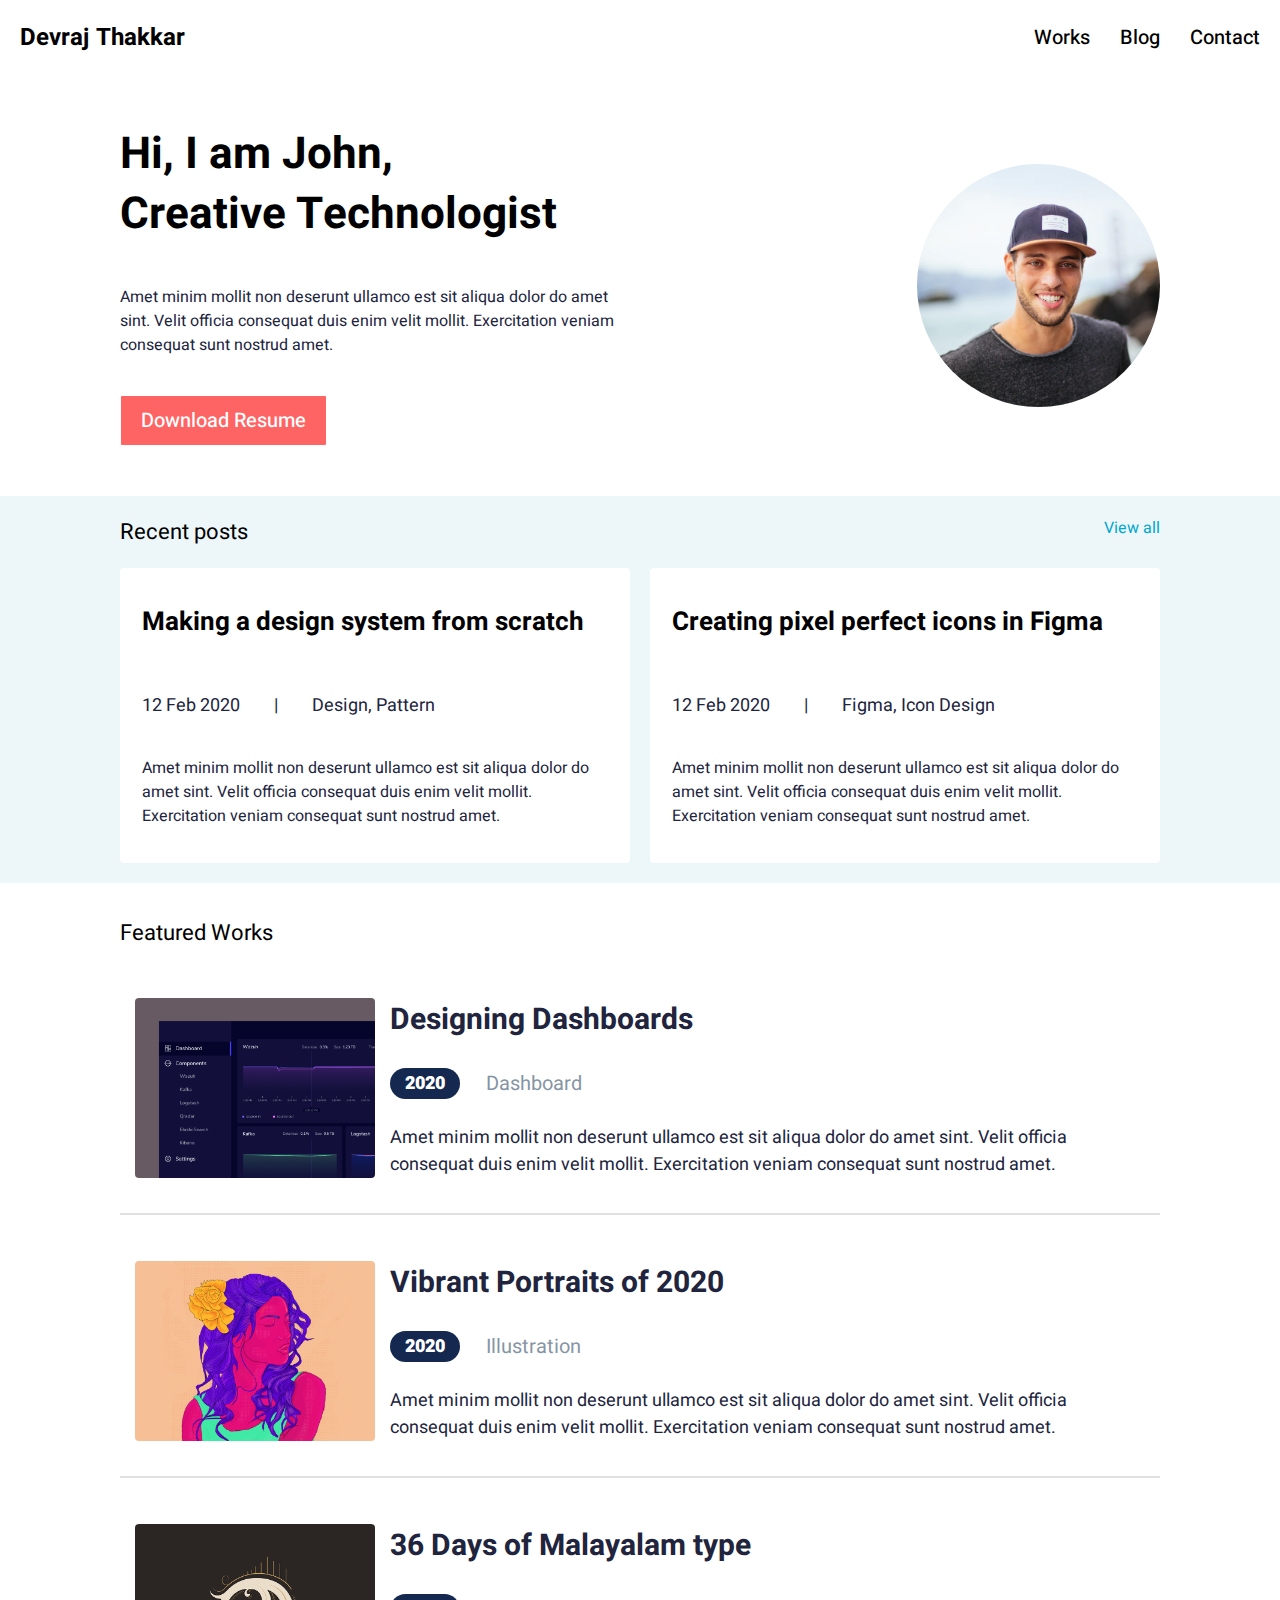
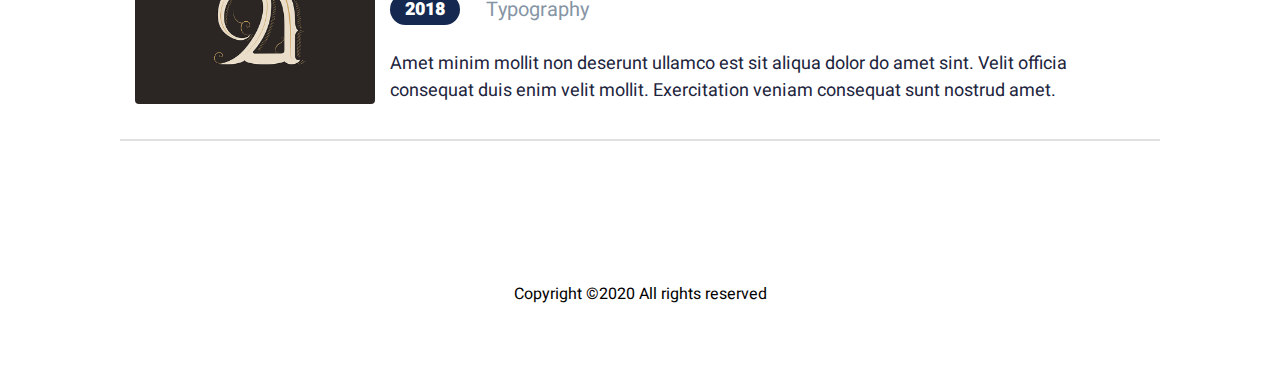
<file: Assignment2/index.html>
<!DOCTYPE html>
<html lang="en">
  <head>
    <meta charset="UTF-8" />
    <meta name="viewport" content="width=device-width, initial-scale=1.0" />
    <link rel="preconnect" href="https://fonts.googleapis.com" />
    <link rel="preconnect" href="https://fonts.gstatic.com" crossorigin />
    <link
      href="https://fonts.googleapis.com/css2?family=Heebo:wght@100..900&display=swap"
      rel="stylesheet"
    />
    <link
      rel="stylesheet"
      href="https://cdnjs.cloudflare.com/ajax/libs/font-awesome/6.5.2/css/all.min.css"
      integrity="sha512-SnH5WK+bZxgPHs44uWIX+LLJAJ9/2PkPKZ5QiAj6Ta86w+fsb2TkcmfRyVX3pBnMFcV7oQPJkl9QevSCWr3W6A=="
      crossorigin="anonymous"
      referrerpolicy="no-referrer"
    />
    <link rel="stylesheet" href="Css/style.css" />
    <title>Assignment 2</title>
  </head>
  <body>
    <header>
      <h2>Devraj Thakkar</h2>
      <nav class="header-nav">
        <ul>
          <li><a href="#">Works</a></li>
          <li><a href="#">Blog</a></li>
          <li><a href="#">Contact</a></li>
        </ul>
      </nav>
    </header>
    <section class="intro-section">
      <div class="container">
        <div class="intro">
          <h1>Hi, I am John, <br />Creative Technologist</h1>
          <p>
            Amet minim mollit non deserunt ullamco est sit aliqua dolor do amet
            sint. Velit officia consequat duis enim velit mollit. Exercitation
            veniam consequat sunt nostrud amet.
          </p>
          <a href="#"> Download Resume</a>
        </div>
        <div class="profile">
          <img src="images/image.png" alt="Profile Picture" />
        </div>
      </div>
    </section>
    <section class="recent-posts">
      <div class="container">
        <ul class="recent-posts-header">
          <li class="recent">Recent posts</li>
          <li><a href="#">View all</a></li>
        </ul>
        <ul>
          <li>
            <div class="card">
              <h3>Making a design system from scratch</h3>
              <span class="post-details">
                <span>12 Feb 2020</span>
                <span class="small-line">|</span>
                <span>Design, Pattern</span>
              </span>
              <p>
                Amet minim mollit non deserunt ullamco est sit aliqua dolor do
                amet sint. Velit officia consequat duis enim velit mollit.
                Exercitation veniam consequat sunt nostrud amet.
              </p>
            </div>
          </li>
          <li>
            <div class="card">
              <h3>Creating pixel perfect icons in Figma</h3>
              <span class="post-details">
                <span>12 Feb 2020</span>
                <span class="small-line">|</span>
                <span>Figma, Icon Design</span>
              </span>
              <p>
                Amet minim mollit non deserunt ullamco est sit aliqua dolor do
                amet sint. Velit officia consequat duis enim velit mollit.
                Exercitation veniam consequat sunt nostrud amet.
              </p>
            </div>
          </li>
        </ul>
      </div>
    </section>
    <section class="works">
      <div class="container">
        <h3>Featured Works</h3>
        <ul>
          <li>
            <div class="work-card">
              <ul class="work-card-details">
                <li>
                  <div class="image">
                    <img src="images/image1.png" alt="image1" />
                  </div>
                </li>
                <li class="work-text">
                  <h4><a href="#">Designing Dashboards</a></h4>
                  <div class="span">
                    <span class="work-date">2020</span>
                    <span class="work-category">Dashboard</span>
                  </div>
                  <p>
                    Amet minim mollit non deserunt ullamco est sit aliqua dolor
                    do amet sint. Velit officia consequat duis enim velit
                    mollit. Exercitation veniam consequat sunt nostrud amet.
                  </p>
                </li>
              </ul>
            </div>
          </li>
          <li>
            <div class="work-card">
              <ul class="work-card-details">
                <li>
                  <div class="image">
                    <img src="images/image2.png" alt="image1" />
                  </div>
                </li>
                <li class="work-text">
                  <h4><a href="#">Vibrant Portraits of 2020</a></h4>
                  <div class="span">
                    <span class="work-date">2020</span>
                    <span class="work-category">Illustration</span>
                  </div>
                  <p>
                    Amet minim mollit non deserunt ullamco est sit aliqua dolor
                    do amet sint. Velit officia consequat duis enim velit
                    mollit. Exercitation veniam consequat sunt nostrud amet.
                  </p>
                </li>
              </ul>
            </div>
          </li>
          <li>
            <div class="work-card">
              <ul class="work-card-details">
                <li>
                  <div class="image">
                    <img src="images/image3.png" alt="image1" />
                  </div>
                </li>
                <li class="work-text">
                  <h4><a href="#">36 Days of Malayalam type</a></h4>
                  <div class="span">
                    <span class="work-date">2018</span>
                    <span class="work-category">Typography</span>
                  </div>
                  <p>
                    Amet minim mollit non deserunt ullamco est sit aliqua dolor
                    do amet sint. Velit officia consequat duis enim velit
                    mollit. Exercitation veniam consequat sunt nostrud amet.
                  </p>
                </li>
              </ul>
            </div>
          </li>
        </ul>
      </div>
    </section>
    <footer>
      <div class="container">
        <ul class="footer-links">
          <li>
            <ul class="social-links">
              <li>
                <a href="#" aria-label="Facebook">
                  <i class="fa-brands fa-square-facebook"></i>
                </a>
              </li>
              <li>
                <a href="#" aria-label="Instagram">
                  <i class="fa-brands fa-instagram"></i>
                </a>
              </li>
              <li>
                <a href="#" aria-label="Twitter">
                  <i class="fa-brands fa-twitter"></i>
                </a>
              </li>
              <li>
                <a href="#" aria-label="LinkedIn">
                  <i class="fa-brands fa-linkedin"></i>
                </a>
              </li>
            </ul>
          </li>
          <li>Copyright &copy;2020 All rights reserved</li>
        </ul>
      </div>
    </footer>
  </body>
</html>
</file>
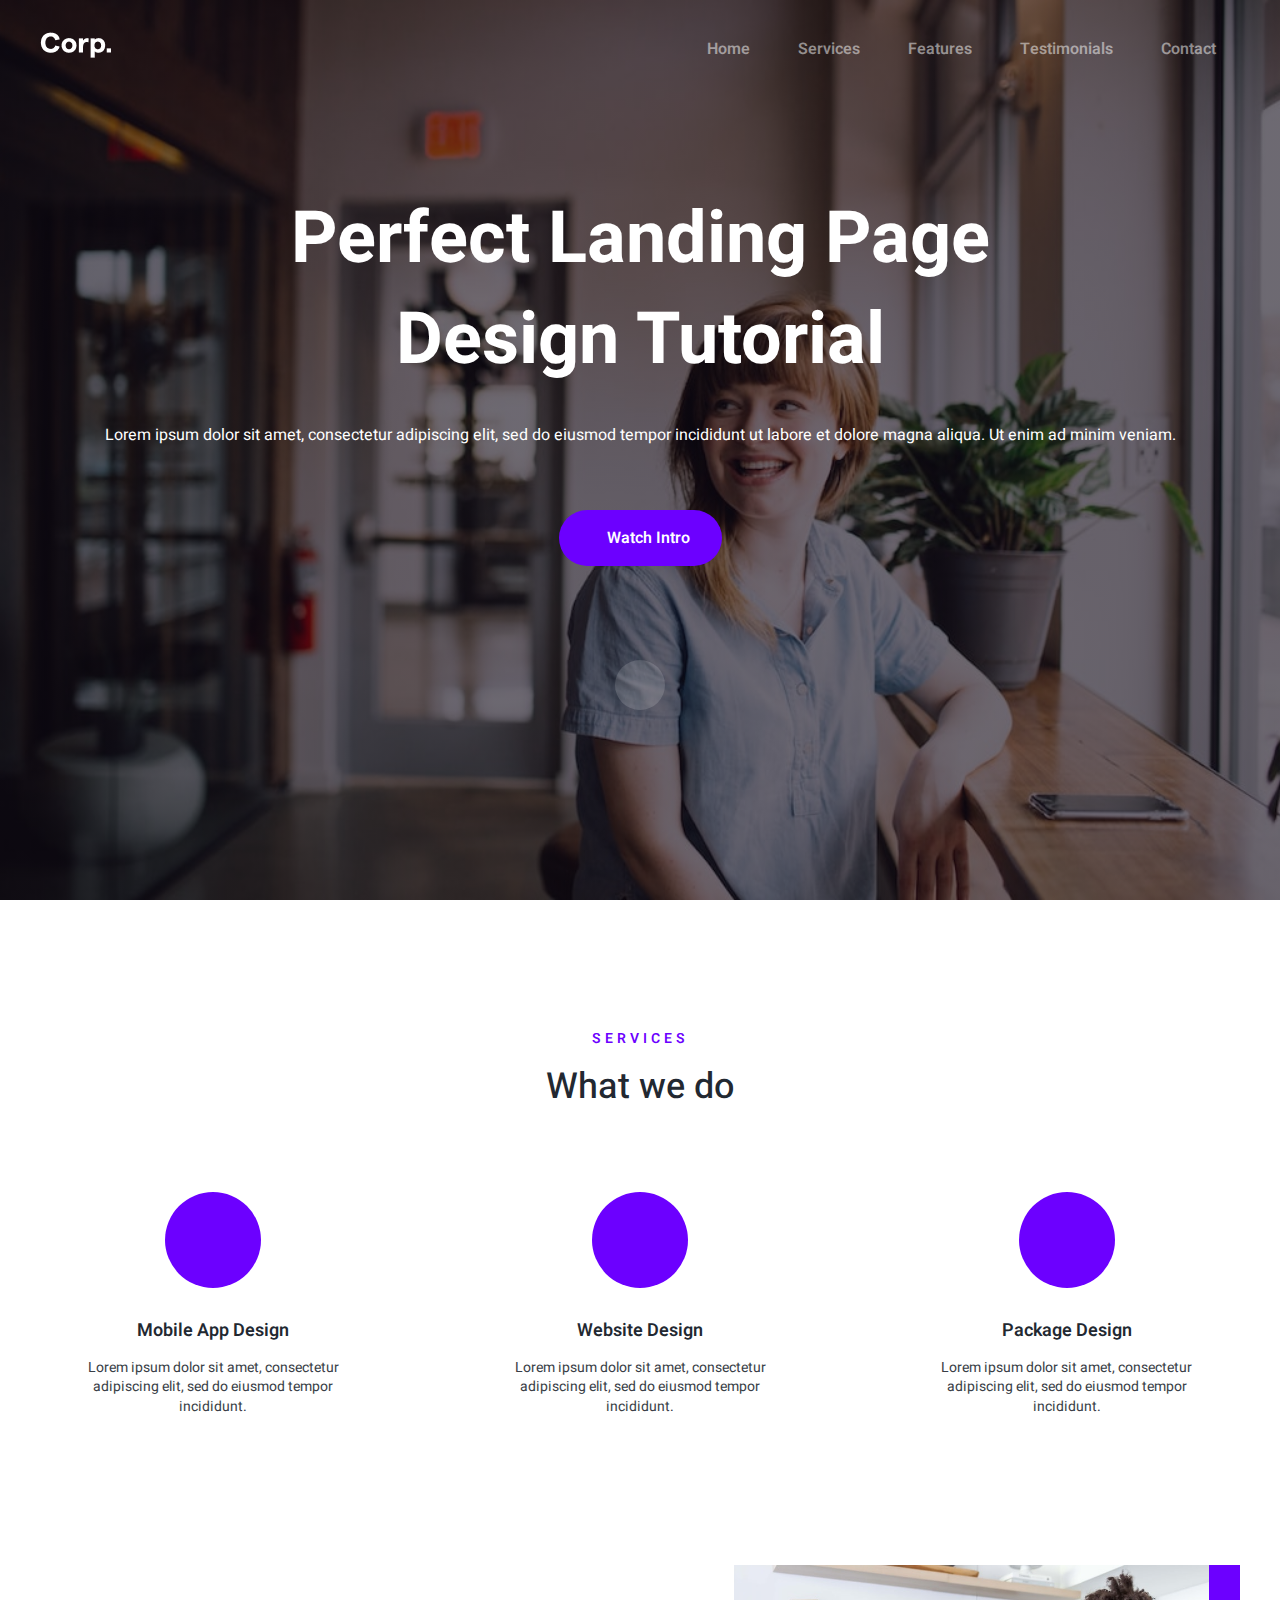
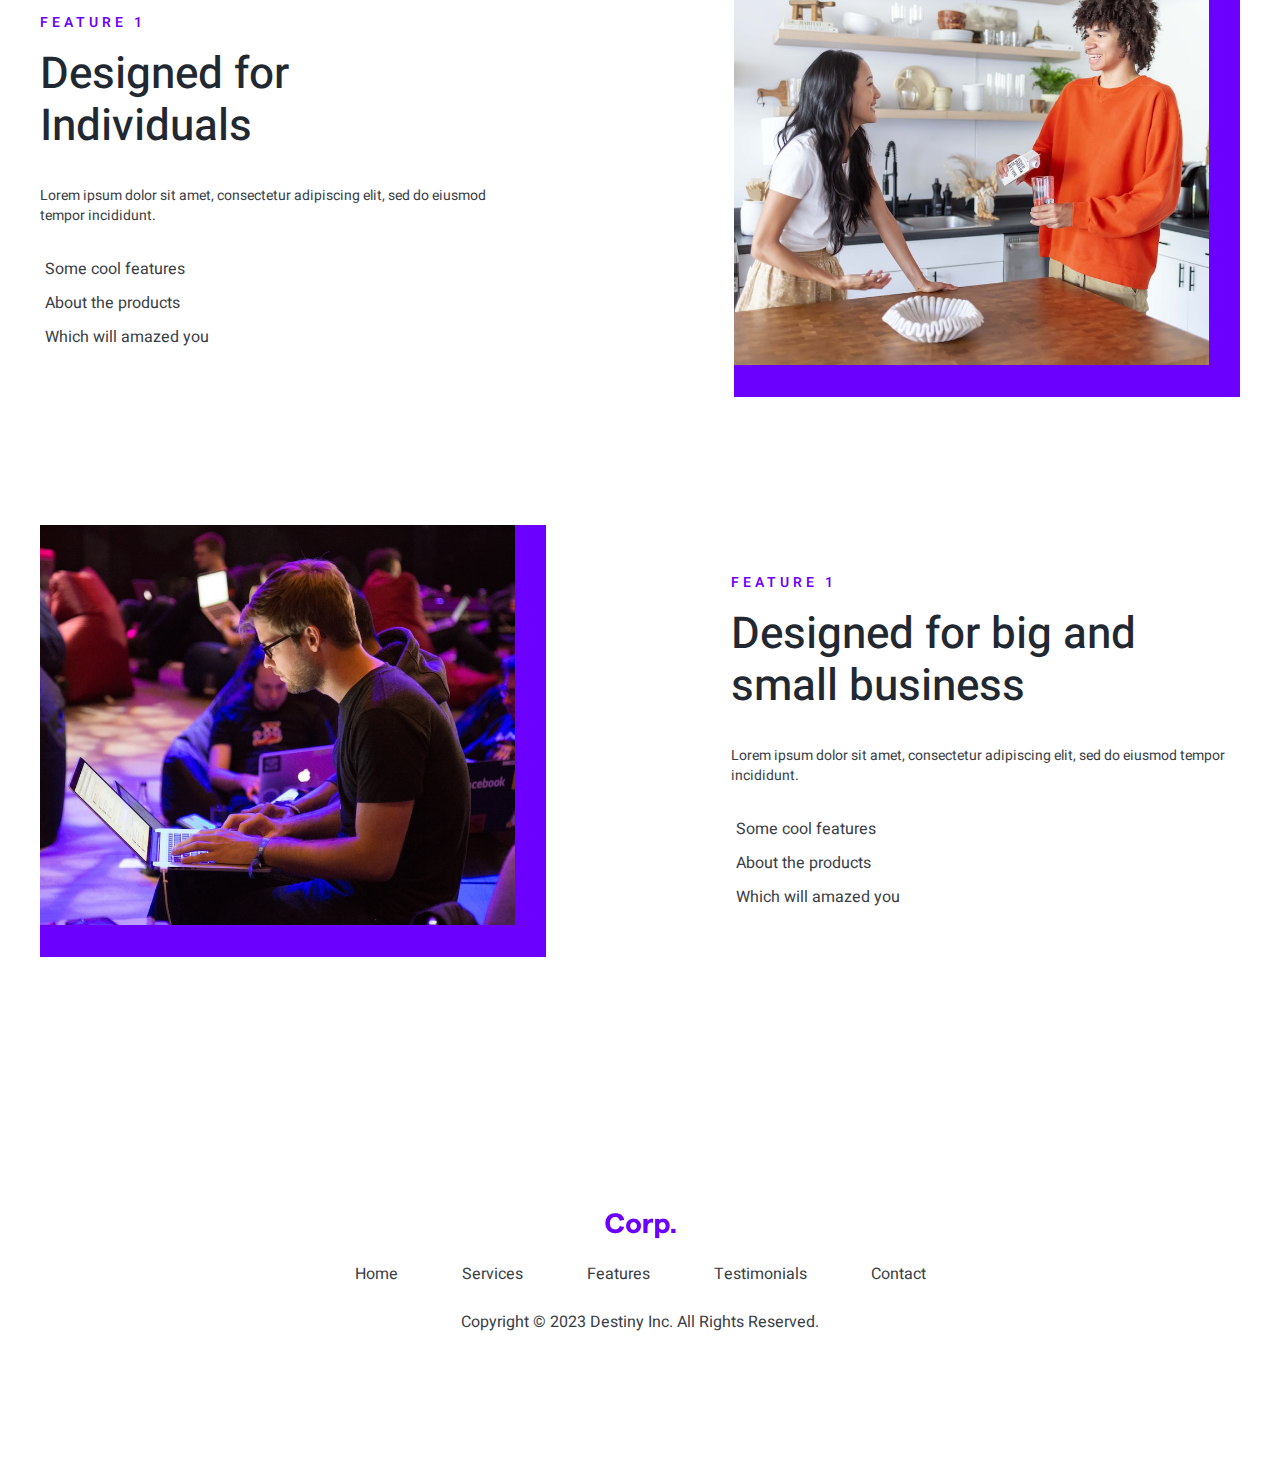
<file: Assignment3/index.html>
<!DOCTYPE html>
<html lang="en">
  <head>
    <meta charset="UTF-8" />
    <meta name="viewport" content="width=device-width, initial-scale=1.0" />
    <link rel="stylesheet" href="css/style.css" />
    <link
      href="https://fonts.googleapis.com/css2?family=Heebo:wght@100..900&display=swap"
      rel="stylesheet"
    />
    <link
      rel="stylesheet"
      href="https://cdnjs.cloudflare.com/ajax/libs/font-awesome/6.5.2/css/all.min.css"
      integrity="sha512-SnH5WK+bZxgPHs44uWIX+LLJAJ9/2PkPKZ5QiAj6Ta86w+fsb2TkcmfRyVX3pBnMFcV7oQPJkl9QevSCWr3W6A=="
      crossorigin="anonymous"
      referrerpolicy="no-referrer"
    />
    <title>Assignment 3</title>
  </head>
  <body>
    <header>
      <div class="container">
        <div>
          <img src="images/logo.png" alt="logo" />
        </div>
        <nav>
          <ul>
            <li>
              <a href="#">Home</a>
            </li>
            <li>
              <a href="#">Services</a>
            </li>
            <li>
              <a href="#">Features</a>
            </li>
            <li>
              <a href="#">Testimonials</a>
            </li>
            <li>
              <a href="#">Contact</a>
            </li>
          </ul>
        </nav>
      </div>
    </header>

    <section class="banner">
      <div class="container">
        <h1>
          Perfect Landing Page <br />
          Design Tutorial
        </h1>
        <div class="banner-paragraph">
          <p>
            Lorem ipsum dolor sit amet, consectetur adipiscing elit, sed do
            eiusmod tempor incididunt ut labore et dolore magna aliqua. Ut enim
            ad minim veniam.
          </p>
        </div>
        <a href="#" class="watchintro">
          <i class="fa-solid fa-circle-play"></i>
          Watch Intro
        </a>
        <a href="#next-section" class="scrollDown">
          <i class="fas fa-arrow-down"></i>
        </a>
      </div>
    </section>

    <section class="services">
      <div class="container">
        <h6>Services</h6>
        <h3>What we do</h3>
        <ul class="services-list">
          <li>
            <div class="service-item">
              <div class="service-icon">
                <i class="fa-solid fa-mobile" style="color: #ffffff"></i>
              </div>
              <h5>Mobile App Design</h5>
              <p>
                Lorem ipsum dolor sit amet, consectetur adipiscing elit, sed do
                eiusmod tempor incididunt.
              </p>
            </div>
          </li>
          <li>
            <div class="service-item">
              <div class="service-icon">
                <i class="fa-solid fa-desktop" style="color: #ffffff"></i>
              </div>
              <h5>Website Design</h5>
              <p>
                Lorem ipsum dolor sit amet, consectetur adipiscing elit, sed do
                eiusmod tempor incididunt.
              </p>
            </div>
          </li>
          <li>
            <div class="service-item">
              <div class="service-icon">
                <i class="fa-solid fa-cube" style="color: #ffffff"></i>
              </div>
              <h5>Package Design</h5>
              <p>
                Lorem ipsum dolor sit amet, consectetur adipiscing elit, sed do
                eiusmod tempor incididunt.
              </p>
            </div>
          </li>
        </ul>
      </div>
    </section>

    <section class="features">
      <div class="container">
        <ul class="features-list">
          <li class="feature-item">
            <div class="feature-details">
              <h6>Feature 1</h6>
              <h3>Designed for Individuals</h3>
              <p>
                Lorem ipsum dolor sit amet, consectetur adipiscing elit, sed do
                eiusmod tempor incididunt.
              </p>
              <ul>
                <li>
                  <i
                    class="fa-regular fa-circle-check"
                    style="color: #6c00ff"
                  ></i>
                  <span>Some cool features</span>
                </li>
                <li>
                  <i
                    class="fa-regular fa-circle-check"
                    style="color: #6c00ff"
                  ></i>
                  <span>About the products</span>
                </li>
                <li>
                  <i
                    class="fa-regular fa-circle-check"
                    style="color: #6c00ff"
                  ></i>
                  <span>Which will amazed you</span>
                </li>
              </ul>
            </div>
            <div class="feature-image-border">
              <div class="feature-image">
                <img src="images/feature1.jpg" alt="feature1" />
              </div>
            </div>
          </li>
          <li class="feature-item-flex">
            <div class="feature-details">
              <h6>Feature 1</h6>
              <h3>Designed for big and small business</h3>
              <p>
                Lorem ipsum dolor sit amet, consectetur adipiscing elit, sed do
                eiusmod tempor incididunt.
              </p>
              <ul>
                <li>
                  <i
                    class="fa-regular fa-circle-check"
                    style="color: #6c00ff"
                  ></i>
                  <span>Some cool features</span>
                </li>
                <li>
                  <i
                    class="fa-regular fa-circle-check"
                    style="color: #6c00ff"
                  ></i>
                  <span>About the products</span>
                </li>
                <li>
                  <i
                    class="fa-regular fa-circle-check"
                    style="color: #6c00ff"
                  ></i>
                  <span>Which will amazed you</span>
                </li>
              </ul>
            </div>
            <div class="feature-image-border">
              <div class="feature-image">
                <img src="images/feature2.jpg" alt="feature2" />
              </div>
            </div>
          </li>
        </ul>
      </div>
    </section>

    <footer>
      <div class="container">
        <div class="footer-content">
          <div class="footer-logo">
            <img src="images/logo2.png" alt="logo" />
          </div>
          <nav>
            <ul>
              <li>
                <a href="#">Home</a>
              </li>
              <li>
                <a href="#">Services</a>
              </li>
              <li>
                <a href="#">Features</a>
              </li>
              <li>
                <a href="#">Testimonials</a>
              </li>
              <li>
                <a href="#">Contact</a>
              </li>
            </ul>
          </nav>
          <div class="footer-copy">
            <p>Copyright &copy; 2023 Destiny Inc. All Rights Reserved.</p>
          </div>
        </div>
      </div>
    </footer>
  </body>
</html>
</file>
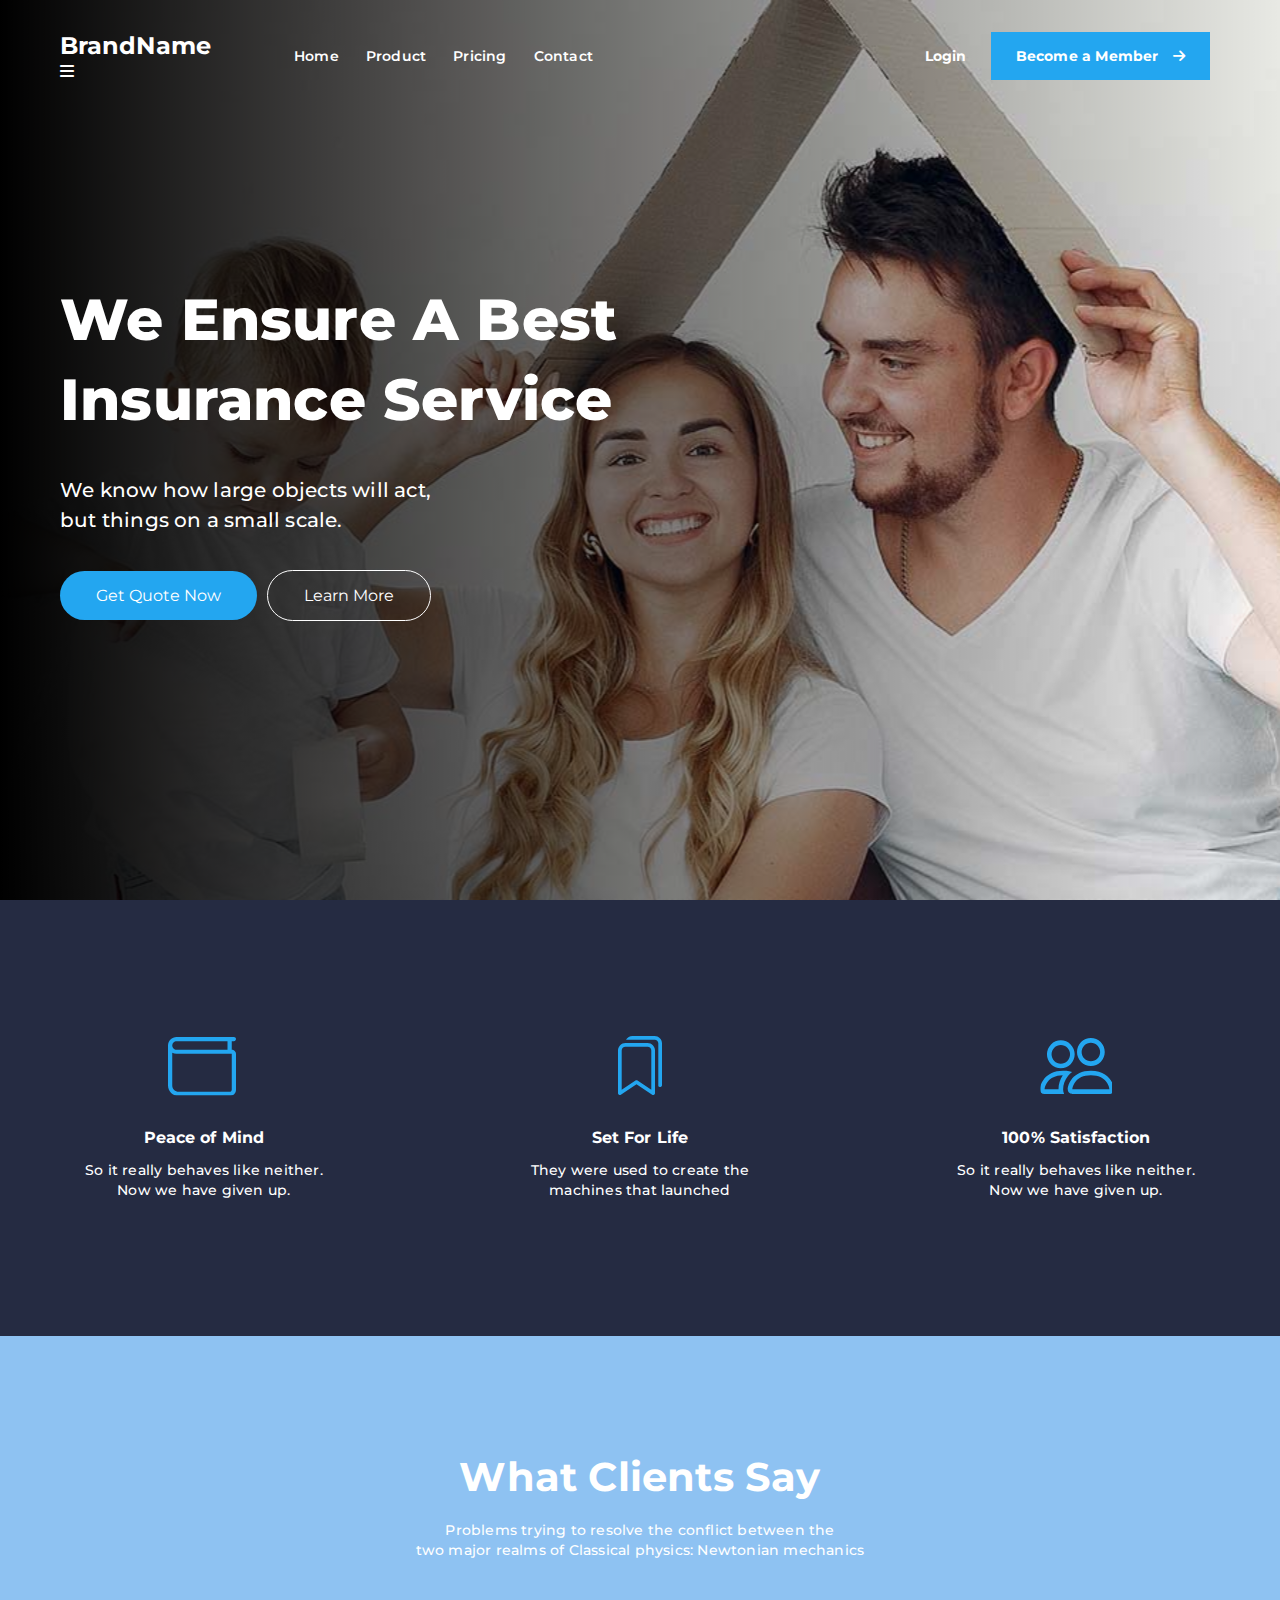
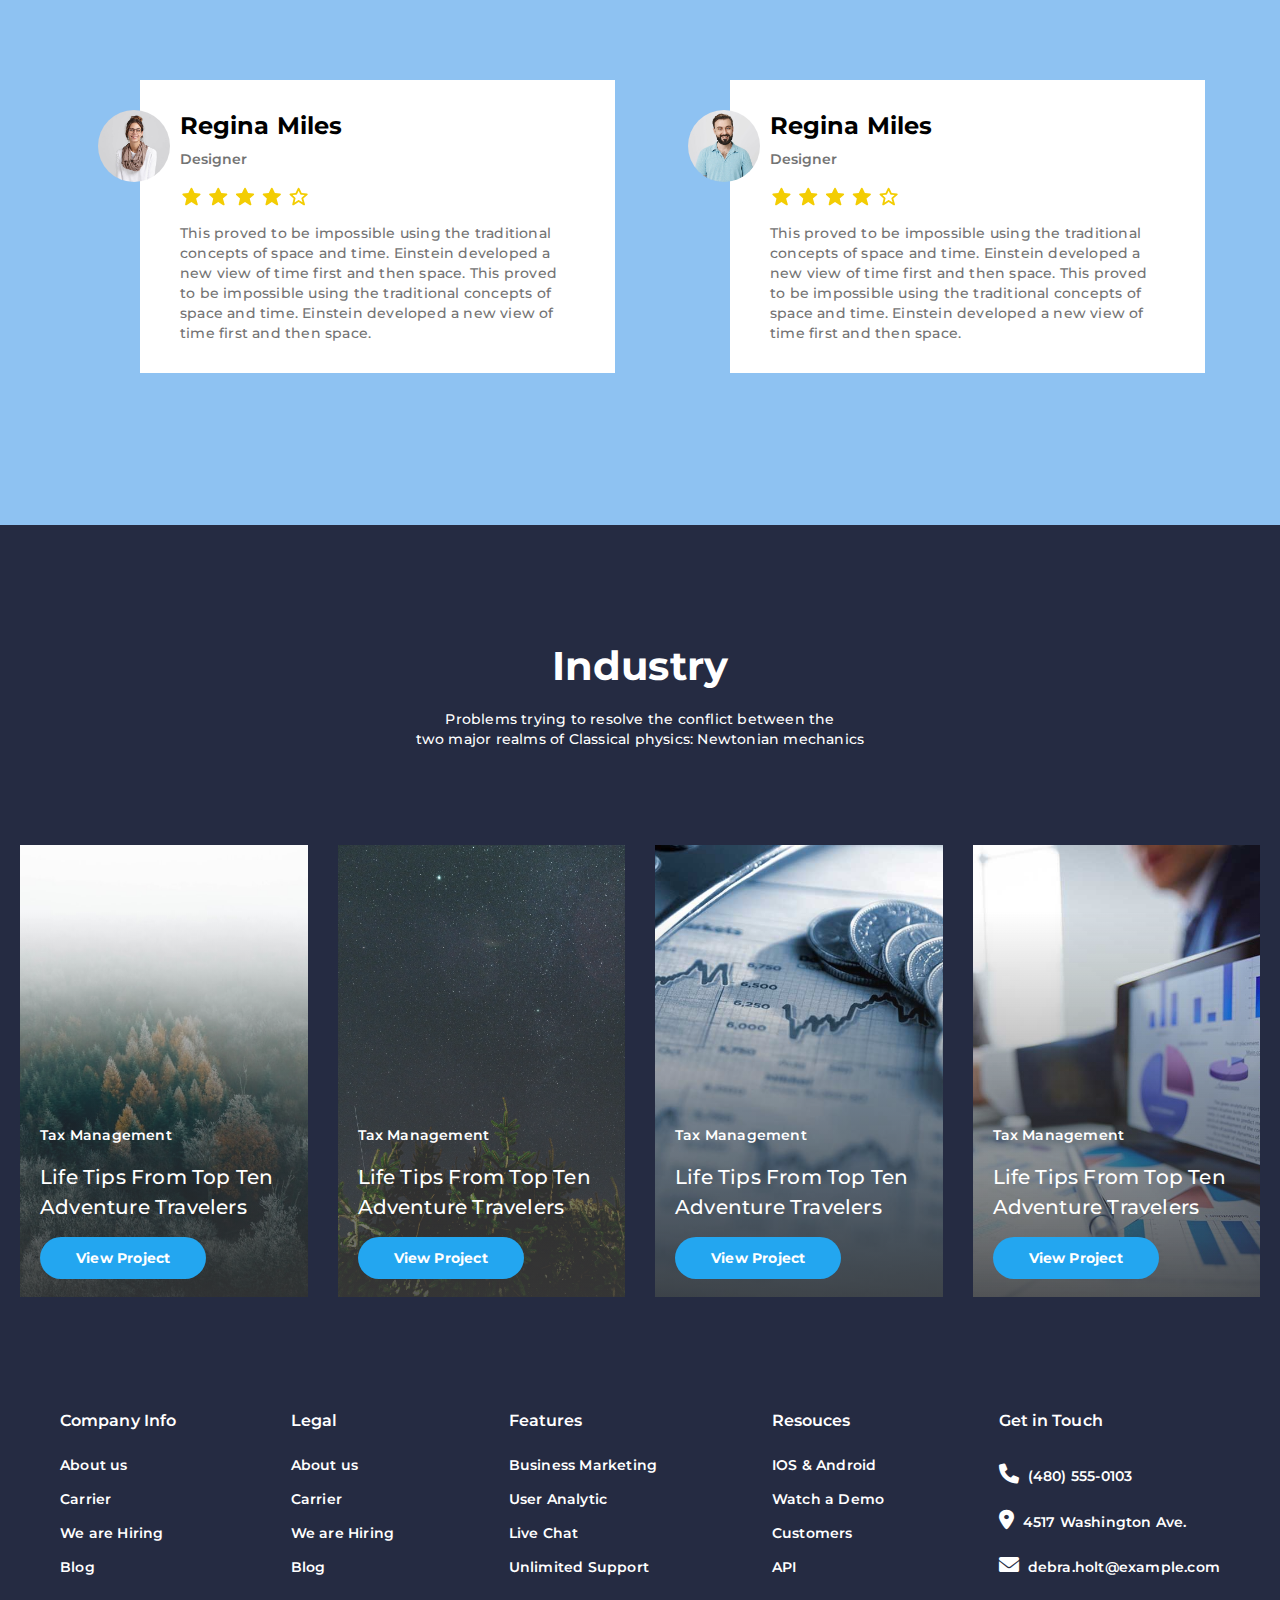
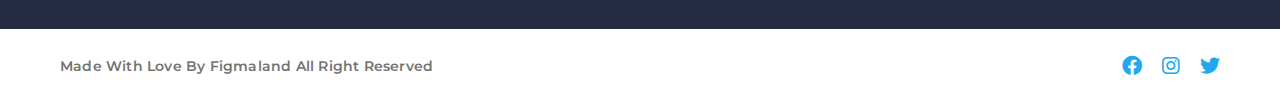
<file: Assignment4/index.html>
<!DOCTYPE html>
<html lang="en">
  <head>
    <meta charset="UTF-8" />
    <meta name="viewport" content="width=device-width, initial-scale=1.0" />
    <link rel="preconnect" href="https://fonts.googleapis.com" />
    <link rel="preconnect" href="https://fonts.gstatic.com" crossorigin />
    <link
      href="https://fonts.googleapis.com/css2?family=Heebo:wght@100..900&family=Montserrat:ital,wght@0,100..900;1,100..900&display=swap"
      rel="stylesheet"
    />
    <link
      rel="stylesheet"
      href="https://cdnjs.cloudflare.com/ajax/libs/font-awesome/6.0.0-beta3/css/all.min.css"
    />
    <link rel="stylesheet" href="css/style.css" />
    <title>Assignment 4</title>
  </head>
  <body>
    <header>
      <div class="container">
        <span>
          <h3>
            <a href="#"> BrandName</a>
          </h3>
          <i class="fa-solid fa-bars" style="color: #ffffff"></i>
        </span>
        <nav>
          <ul class="navLinks">
            <li>
              <a href="#">Home</a>
            </li>

            <li>
              <a href="#">Product</a>
            </li>

            <li>
              <a href="#">Pricing</a>
            </li>

            <li>
              <a href="#">Contact</a>
            </li>
          </ul>

          <ul class="authLinks">
            <li>
              <a href="#" class="Login">Login</a>
            </li>
            <li>
              <span>
                <a href="#" class="authMember">
                  <span> Become a Member </span>
                  <i class="fa-solid fa-arrow-right" style="color: #ffffff"></i>
                </a>
              </span>
            </li>
          </ul>
        </nav>
      </div>
    </header>
    <section class="banner">
      <div class="container">
        <div class="bannerContent">
          <h1>We Ensure A Best <br />Insurance Service</h1>
          <p>
            We know how large objects will act, <br />
            but things on a small scale.
          </p>
          <div class="bannerButton">
            <a href="#" class="bannerButton1">Get Quote Now</a>
            <a href="#" class="bannerButton2">Learn More</a>
          </div>
        </div>
      </div>
    </section>

    <section class="features">
      <div class="container">
        <ul>
          <li>
            <div class="featureItem">
              <div class="featureIcon">
                <img src="images/icon1.svg" alt="icon1" />
              </div>
              <h6>Peace of Mind</h6>
              <p>
                So it really behaves like neither. <br />
                Now we have given up.
              </p>
            </div>
          </li>
          <li>
            <div class="featureItem">
              <div class="featureIcon">
                <img src="images/icon2.svg" alt="icon1" />
              </div>
              <h6>Set For Life</h6>
              <p>They were used to create the <br />machines that launched</p>
            </div>
          </li>
          <li>
            <div class="featureItem">
              <div class="featureIcon">
                <img src="images/icon3.svg" alt="icon1" />
              </div>
              <h6>100% Satisfaction</h6>
              <p>
                So it really behaves like neither. <br />
                Now we have given up.
              </p>
            </div>
          </li>
        </ul>
      </div>
    </section>

    <section class="industry">
      <div class="container">
        <div class="industryInfo">
          <h2>What Clients Say</h2>

          <p>
            Problems trying to resolve the conflict between the
            <br />two major realms of Classical physics: Newtonian mechanics
          </p>
        </div>

        <ul>
          <li class="industryReview">
            <div class="reviewImage">
              <img src="images/image1.jpg" alt="image1" />
            </div>
            <div class="reviewCard">
              <h5>Regina Miles</h5>
              <h6>Designer</h6>
              <div class="reviewStars">
                <img src="images/stars.svg" alt="stars" />
              </div>
              <p>
                This proved to be impossible using the traditional concepts of
                space and time. Einstein developed a new view of time first and
                then space. This proved to be impossible using the traditional
                concepts of space and time. Einstein developed a new view of
                time first and then space.
              </p>
            </div>
          </li>
          <li class="industryReview">
            <div class="reviewImage">
              <img src="images/imgage2.jpg" alt="image1" />
            </div>
            <div class="reviewCard">
              <h5>Regina Miles</h5>
              <h6>Designer</h6>
              <div class="reviewStars">
                <img src="images/stars.svg" alt="stars" />
              </div>
              <p>
                This proved to be impossible using the traditional concepts of
                space and time. Einstein developed a new view of time first and
                then space. This proved to be impossible using the traditional
                concepts of space and time. Einstein developed a new view of
                time first and then space.
              </p>
            </div>
          </li>
        </ul>
      </div>
    </section>

    <section class="projects">
      <div class="container">
        <h2>Industry</h2>
        <div class="projectInfo">
          <p>
            Problems trying to resolve the conflict between the
            <br />two major realms of Classical physics: Newtonian mechanics
          </p>
        </div>

        <ul>
          <li>
            <div class="projectItem1">
              <div class="itemDetails">
                <h6>Tax Management</h6>
                <h5>Life Tips From Top Ten Adventure Travelers</h5>
                <a href="#"> View Project</a>
              </div>
            </div>
          </li>
          <li>
            <div class="projectItem2">
              <div class="itemDetails">
                <h6>Tax Management</h6>
                <h5>Life Tips From Top Ten Adventure Travelers</h5>
                <a href="#"> View Project</a>
              </div>
            </div>
          </li>
          <li>
            <div class="projectItem3">
              <div class="itemDetails">
                <h6>Tax Management</h6>
                <h5>Life Tips From Top Ten Adventure Travelers</h5>
                <a href="#"> View Project</a>
              </div>
            </div>
          </li>
          <li>
            <div class="projectItem4">
              <div class="itemDetails">
                <h6>Tax Management</h6>
                <h5>Life Tips From Top Ten Adventure Travelers</h5>
                <a href="#"> View Project</a>
              </div>
            </div>
          </li>
        </ul>
      </div>
    </section>

    <footer>
      <div class="footerLinks">
        <div class="container">
          <ul>
            <li>
              <h5>Company Info</h5>
            </li>
            <li>
              <a href="#">About us</a>
            </li>
            <li>
              <a href="#">Carrier</a>
            </li>
            <li>
              <a href="#">We are Hiring</a>
            </li>
            <li>
              <a href="#">Blog</a>
            </li>
          </ul>
          <ul>
            <li>
              <h5>Legal</h5>
            </li>
            <li>
              <a href="#">About us</a>
            </li>
            <li>
              <a href="#">Carrier</a>
            </li>
            <li>
              <a href="#">We are Hiring</a>
            </li>
            <li>
              <a href="#">Blog</a>
            </li>
          </ul>
          <ul>
            <li>
              <h5>Features</h5>
            </li>
            <li>
              <a href="#">Business Marketing</a>
            </li>
            <li>
              <a href="#">User Analytic</a>
            </li>
            <li>
              <a href="#">Live Chat</a>
            </li>
            <li>
              <a href="#">Unlimited Support</a>
            </li>
          </ul>
          <ul>
            <li>
              <h5>Resouces</h5>
            </li>
            <li>
              <a href="#">IOS & Android</a>
            </li>
            <li>
              <a href="#">Watch a Demo</a>
            </li>
            <li>
              <a href="#">Customers</a>
            </li>
            <li>
              <a href="#">API</a>
            </li>
          </ul>
          <ul class="contactDetails">
            <li>
              <h5>Get in Touch</h5>
            </li>
            <li>
              <i class="fa-solid fa-phone" style="color: #fff"></i>
              <a href="#">(480) 555-0103</a>
            </li>
            <li>
              <i class="fa-solid fa-location-dot" style="color: #fff"></i>
              <a href="#">4517 Washington Ave. </a>
            </li>
            <li>
              <i class="fa-solid fa-envelope" style="color: #fff"></i>
              <a href="#">debra.holt@example.com</a>
            </li>
          </ul>
        </div>
      </div>
      <div class="footerText">
        <div class="container">
          <h6>Made With Love By Figmaland All Right Reserved</h6>
          <ul class="socialLinks">
            <li>
              <a href="#">
                <i class="fa-brands fa-facebook"></i>
              </a>
            </li>
            <li>
              <a href="#">
                <i class="fa-brands fa-instagram"></i>
              </a>
            </li>
            <li>
              <a href="#">
                <i class="fa-brands fa-twitter"></i>
              </a>
            </li>
          </ul>
        </div>
      </div>
    </footer>
  </body>
</html>
</file>
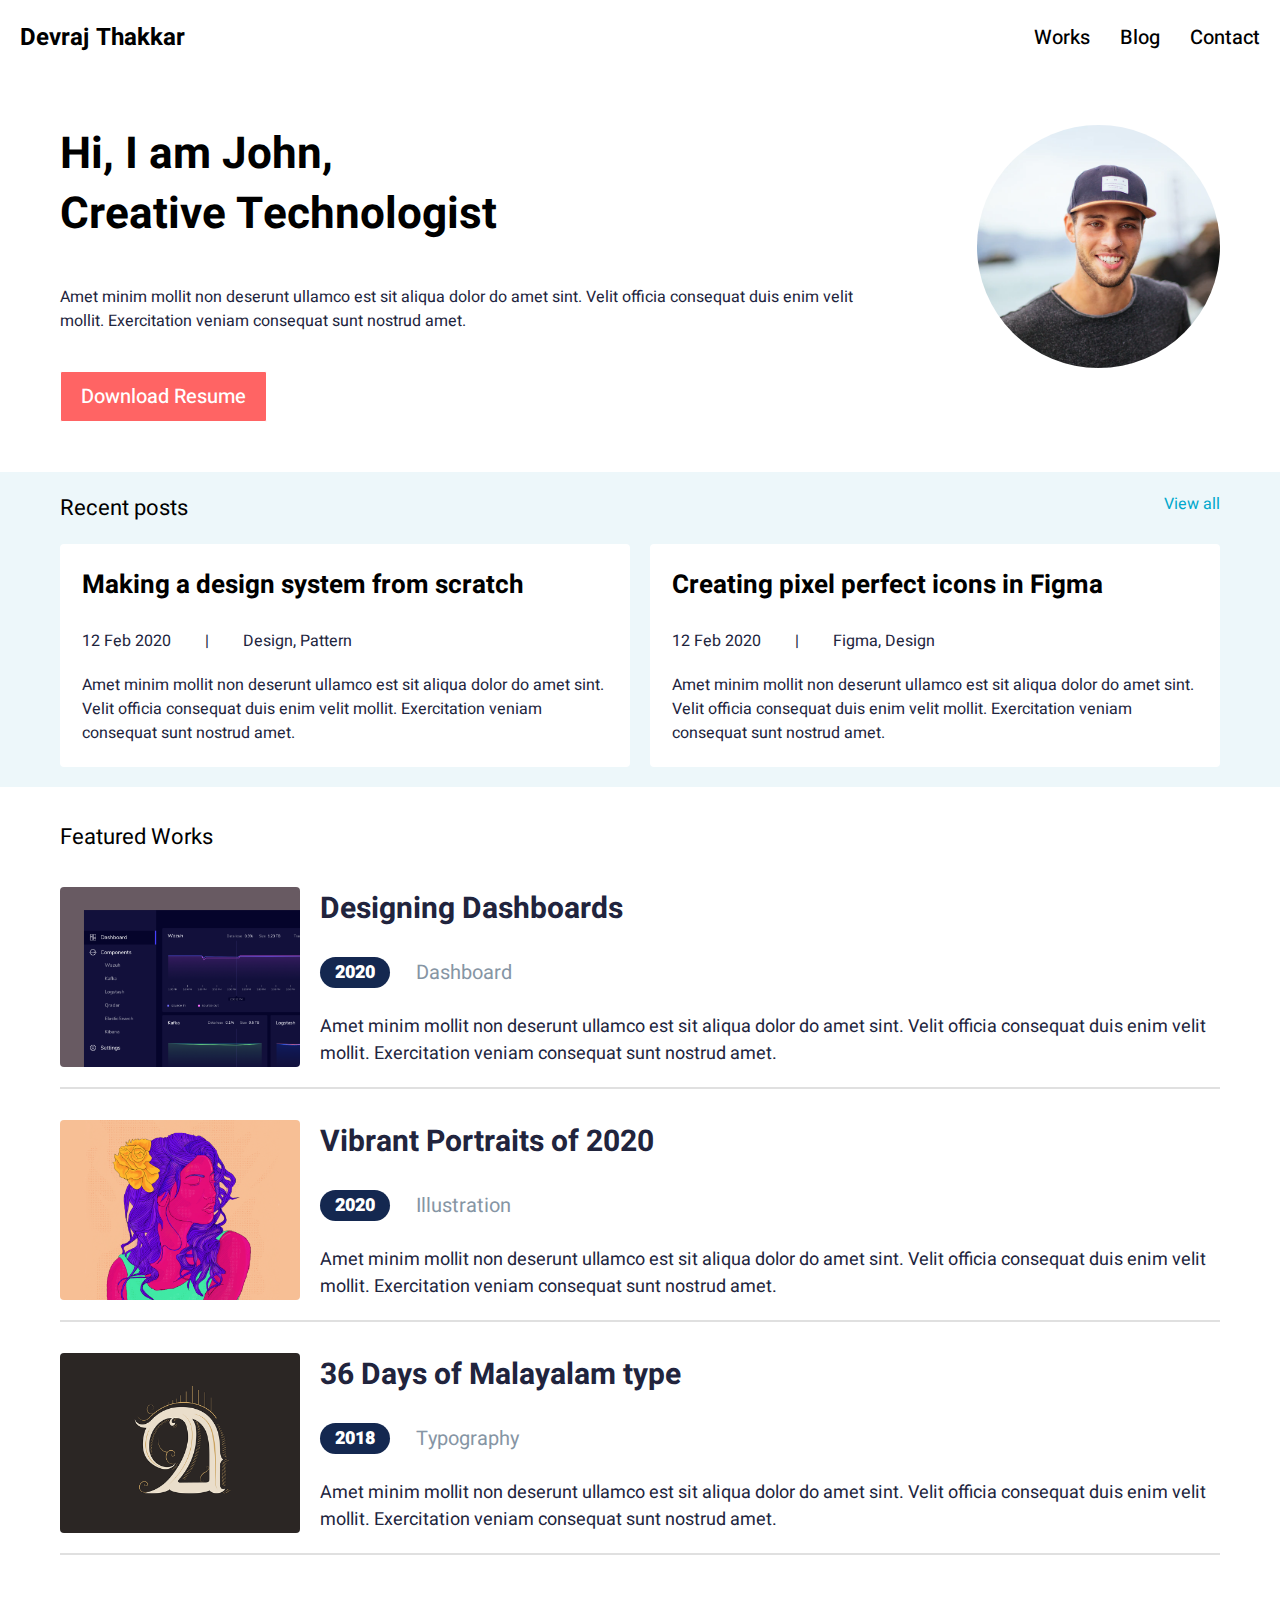
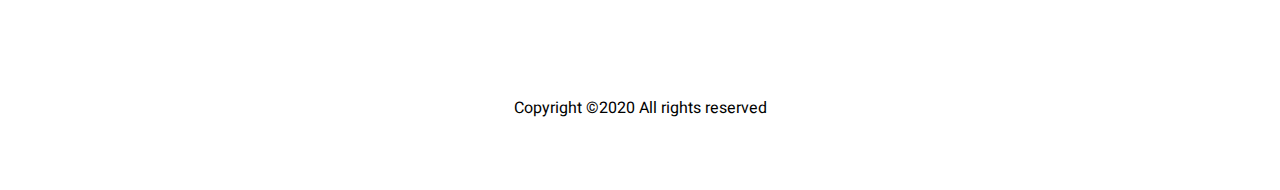
<file: Assignment5/index.html>
<!DOCTYPE html>
<html lang="en">
  <head>
    <meta charset="UTF-8" />
    <meta name="viewport" content="width=device-width, initial-scale=1.0" />
    <link rel="preconnect" href="https://fonts.googleapis.com" />
    <link rel="preconnect" href="https://fonts.gstatic.com" crossorigin />
    <link
      href="https://fonts.googleapis.com/css2?family=Heebo:wght@100..900&display=swap"
      rel="stylesheet"
    />
    <link
      rel="stylesheet"
      href="https://cdnjs.cloudflare.com/ajax/libs/font-awesome/6.5.2/css/all.min.css"
      integrity="sha512-SnH5WK+bZxgPHs44uWIX+LLJAJ9/2PkPKZ5QiAj6Ta86w+fsb2TkcmfRyVX3pBnMFcV7oQPJkl9QevSCWr3W6A=="
      crossorigin="anonymous"
      referrerpolicy="no-referrer"
    />
    <link rel="stylesheet" href="Css/style.css" />
    <title>Assignment 2</title>
  </head>
  <body>
    <header>
      <h2>Devraj Thakkar</h2>
      <nav class="headerNav">
        <ul>
          <li><a href="#">Works</a></li>
          <li><a href="#">Blog</a></li>
          <li><a href="#">Contact</a></li>
        </ul>
      </nav>
    </header>
    <section class="introSection">
      <div class="container">
        <div class="intro">
          <h1>Hi, I am John, <br />Creative Technologist</h1>
          <p>
            Amet minim mollit non deserunt ullamco est sit aliqua dolor do amet
            sint. Velit officia consequat duis enim velit mollit. Exercitation
            veniam consequat sunt nostrud amet.
          </p>
          <a href="#"> Download Resume</a>
        </div>
        <div class="profile">
          <img src="images/image.png" alt="Profile Picture" />
        </div>
      </div>
    </section>
    <section class="recentPosts">
      <div class="container">
        <ul class="recentPostsHeader">
          <li class="recent">Recent posts</li>
          <li><a href="#">View all</a></li>
        </ul>
        <ul>
          <li>
            <div class="card">
              <h3>Making a design system from scratch</h3>
              <span class="postDetails">
                <span>12 Feb 2020</span>
                <span class="smallLine">|</span>
                <span>Design, Pattern</span>
              </span>
              <p>
                Amet minim mollit non deserunt ullamco est sit aliqua dolor do
                amet sint. Velit officia consequat duis enim velit mollit.
                Exercitation veniam consequat sunt nostrud amet.
              </p>
            </div>
          </li>
          <li>
            <div class="card">
              <h3>Creating pixel perfect icons in Figma</h3>
              <span class="postDetails">
                <span>12 Feb 2020</span>
                <span class="smallLine">|</span>
                <span>Figma, Design</span>
              </span>
              <p>
                Amet minim mollit non deserunt ullamco est sit aliqua dolor do
                amet sint. Velit officia consequat duis enim velit mollit.
                Exercitation veniam consequat sunt nostrud amet.
              </p>
            </div>
          </li>
        </ul>
      </div>
    </section>
    <section class="works">
      <div class="container">
        <h3>Featured Works</h3>
        <ul>
          <li>
            <div class="workCard">
              <ul class="workCardDetails">
                <li>
                  <div class="image">
                    <img src="images/image1.png" alt="image1" />
                  </div>
                </li>
                <li class="workText">
                  <h4><a href="#">Designing Dashboards</a></h4>
                  <div class="workMeta">
                    <span class="workDate">2020</span>
                    <span class="workCategory">Dashboard</span>
                  </div>
                  <p>
                    Amet minim mollit non deserunt ullamco est sit aliqua dolor
                    do amet sint. Velit officia consequat duis enim velit
                    mollit. Exercitation veniam consequat sunt nostrud amet.
                  </p>
                </li>
              </ul>
            </div>
          </li>
          <li>
            <div class="workCard">
              <ul class="workCardDetails">
                <li>
                  <div class="image">
                    <img src="images/image2.png" alt="image1" />
                  </div>
                </li>
                <li class="workText">
                  <h4><a href="#">Vibrant Portraits of 2020</a></h4>
                  <div class="workMeta">
                    <span class="workDate">2020</span>
                    <span class="workCategory">Illustration</span>
                  </div>
                  <p>
                    Amet minim mollit non deserunt ullamco est sit aliqua dolor
                    do amet sint. Velit officia consequat duis enim velit
                    mollit. Exercitation veniam consequat sunt nostrud amet.
                  </p>
                </li>
              </ul>
            </div>
          </li>
          <li>
            <div class="workCard">
              <ul class="workCardDetails">
                <li>
                  <div class="image">
                    <img src="images/image3.png" alt="image1" />
                  </div>
                </li>
                <li class="workText">
                  <h4><a href="#">36 Days of Malayalam type</a></h4>
                  <div class="workMeta">
                    <span class="workDate">2018</span>
                    <span class="workCategory">Typography</span>
                  </div>
                  <p>
                    Amet minim mollit non deserunt ullamco est sit aliqua dolor
                    do amet sint. Velit officia consequat duis enim velit
                    mollit. Exercitation veniam consequat sunt nostrud amet.
                  </p>
                </li>
              </ul>
            </div>
          </li>
        </ul>
      </div>
    </section>
    <footer>
      <div class="container">
        <ul class="footerLinks">
          <li>
            <ul class="socialLinks">
              <li>
                <a href="#" aria-label="Facebook">
                  <i class="fa-brands fa-square-facebook"></i>
                </a>
              </li>
              <li>
                <a href="#" aria-label="Instagram">
                  <i class="fa-brands fa-instagram"></i>
                </a>
              </li>
              <li>
                <a href="#" aria-label="Twitter">
                  <i class="fa-brands fa-twitter"></i>
                </a>
              </li>
              <li>
                <a href="#" aria-label="LinkedIn">
                  <i class="fa-brands fa-linkedin"></i>
                </a>
              </li>
            </ul>
          </li>
          <li>Copyright &copy;2020 All rights reserved</li>
        </ul>
      </div>
    </footer>
  </body>
</html>
</file>
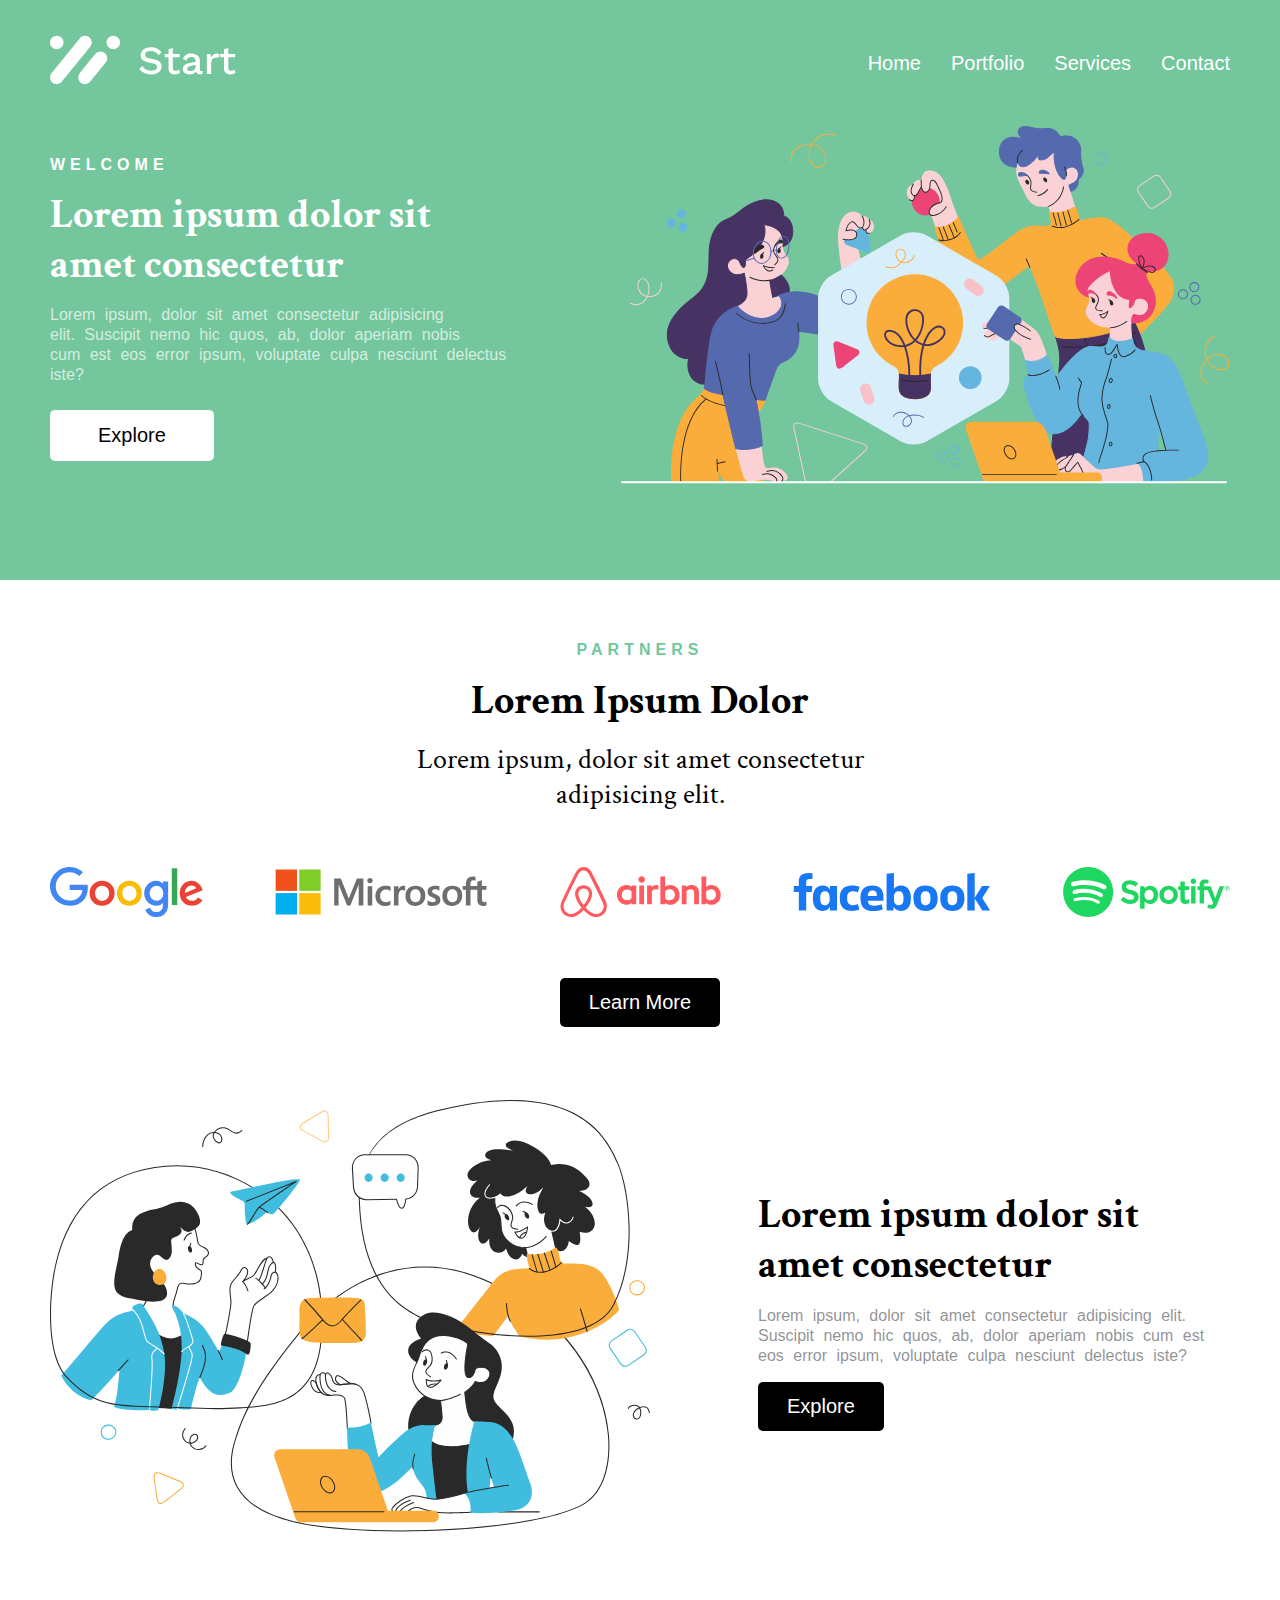
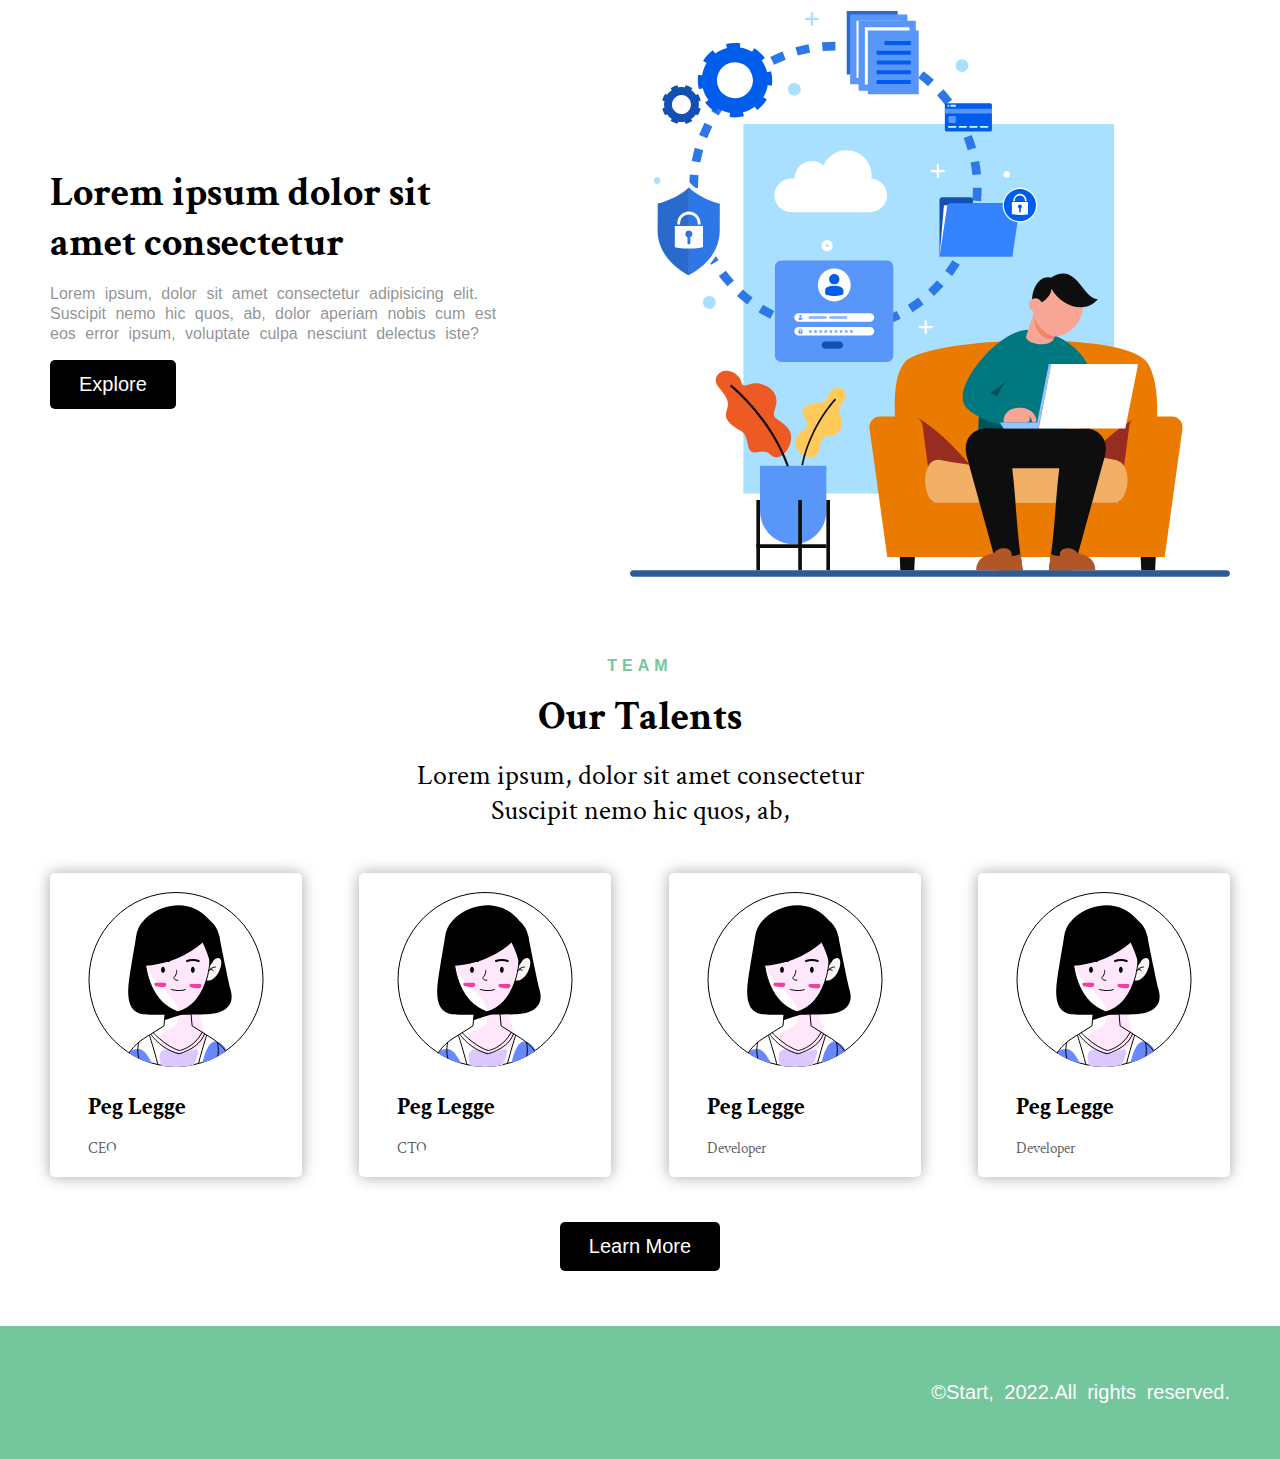
<file: Assignment6/index.html>
<!DOCTYPE html>
<html lang="en">
  <head>
    <meta charset="UTF-8" />
    <meta name="viewport" content="width=device-width, initial-scale=1.0" />
    <title>Assignment 6</title>
    <link rel="preconnect" href="https://fonts.googleapis.com" />
    <link rel="preconnect" href="https://fonts.gstatic.com" crossorigin />
    <link
      href="https://fonts.googleapis.com/css2?family=Crimson+Text:wght@400;600;700&display=swap"
      rel="stylesheet"
    />
    <link rel="preconnect" href="https://fonts.googleapis.com" />
    <link rel="preconnect" href="https://fonts.gstatic.com" crossorigin />
    <link
      href="https://fonts.googleapis.com/css2?family=Work+Sans:ital,wght@0,100..900;1,100..900&display=swap"
      rel="stylesheet"
    />
    <link
      rel="stylesheet"
      href="https://cdnjs.cloudflare.com/ajax/libs/font-awesome/6.5.2/css/all.min.css"
      integrity="sha512-SnH5WK+bZxgPHs44uWIX+LLJAJ9/2PkPKZ5QiAj6Ta86w+fsb2TkcmfRyVX3pBnMFcV7oQPJkl9QevSCWr3W6A=="
      crossorigin="anonymous"
      referrerpolicy="no-referrer"
    />
    <link rel="stylesheet" href="css/style.css" />
  </head>
  <body>
    <header>
      <div class="container">
        <div class="logo">
          <img src="images/logo.svg" alt="" />
        </div>
        <nav>
          <ul class="navLinks">
            <li>
              <a href="#"> Home</a>
            </li>
            <li>
              <a href="#"> Portfolio</a>
            </li>
            <li>
              <a href="services.html">Services</a>
            </li>
            <li>
              <a href="#"> Contact</a>
            </li>
          </ul>
        </nav>
      </div>
    </header>

    <section class="banner">
      <div class="container">
        <div class="bannerIntro">
          <h3>Welcome</h3>
          <h1>
            Lorem ipsum dolor sit <br />
            amet consectetur
          </h1>
          <p>
            Lorem ipsum, dolor sit amet consectetur adipisicing <br />elit.
            Suscipit nemo hic quos, ab, dolor aperiam nobis <br />cum est eos
            error ipsum, voluptate culpa nesciunt delectus iste?
          </p>
          <a href="#">Explore</a>
        </div>
        <div class="bannerImage">
          <img src="images/bannerimg.svg" alt="Group" />
        </div>
      </div>
    </section>

    <section class="partners">
      <div class="container">
        <h3>Partners</h3>
        <h2>Lorem Ipsum Dolor</h2>
        <h4>
          Lorem ipsum, dolor sit amet consectetur <br />
          adipisicing elit.
        </h4>
        <div class="partnerImages">
          <div class="image1">
            <img src="images/partner1.svg" alt="partner1" />
          </div>
          <div class="image2">
            <img src="images/partner2.svg" alt="partner1" />
          </div>
          <div class="image3">
            <img src="images/partner3.svg" alt="partner1" />
          </div>
          <div class="image4">
            <img src="images/partner4.svg" alt="partner1" />
          </div>
          <div class="image5">
            <img src="images/partner5.svg" alt="partner1" />
          </div>
        </div>

        <a href="#">Learn More</a>
      </div>
    </section>

    <section class="features">
      <div class="container">
        <div class="featureItem">
          <div class="featureImage">
            <img src="images/feature1.svg" alt="feature1" />
          </div>
          <div class="featureInfo">
            <h2>Lorem ipsum dolor sit <br />amet consectetur</h2>
            <p>
              Lorem ipsum, dolor sit amet consectetur adipisicing elit. Suscipit
              nemo hic quos, ab, dolor aperiam nobis cum est eos error ipsum,
              voluptate culpa nesciunt delectus iste?
            </p>
            <a href="#">Explore</a>
          </div>
        </div>
        <div class="featureItem">
          <div class="featureImage">
            <img src="images/feature2.svg" alt="feature1" />
          </div>
          <div class="featureInfo">
            <h2>Lorem ipsum dolor sit <br />amet consectetur</h2>
            <p>
              Lorem ipsum, dolor sit amet consectetur adipisicing elit. Suscipit
              nemo hic quos, ab, dolor aperiam nobis cum est eos error ipsum,
              voluptate culpa nesciunt delectus iste?
            </p>
            <a href="#">Explore</a>
          </div>
        </div>
      </div>
    </section>

    <section class="team">
      <div class="container">
        <h3>Team</h3>
        <h2>Our Talents</h2>
        <h4>
          Lorem ipsum, dolor sit amet consectetur <br />
          Suscipit nemo hic quos, ab,
        </h4>
        <div class="teamProfile">
          <div class="profile">
            <div class="profileImage">
              <img src="images/profile.svg" alt="profile" />
            </div>
            <h5>Peg Legge</h5>
            <h6>CEO</h6>
          </div>
          <div class="profile">
            <div class="profileImage">
              <img src="images/profile.svg" alt="profile" />
            </div>
            <h5>Peg Legge</h5>
            <h6>CTO</h6>
          </div>
          <div class="profile">
            <div class="profileImage">
              <img src="images/profile.svg" alt="profile" />
            </div>
            <h5>Peg Legge</h5>
            <h6>Developer</h6>
          </div>
          <div class="profile">
            <div class="profileImage">
              <img src="images/profile.svg" alt="profile" />
            </div>
            <h5>Peg Legge</h5>
            <h6>Developer</h6>
          </div>
        </div>
        <a href="#">Learn More</a>
      </div>
    </section>

    <footer>
      <div class="container">
        <ul class="footerLinks">
          <li>
            <a href="#">
              <i class="fa-brands fa-facebook"></i>
            </a>
          </li>
          <li>
            <a href="#">
              <i class="fa-brands fa-instagram"></i>
            </a>
          </li>
          <li>
            <a href="#">
              <i class="fa-brands fa-twitter"></i>
            </a>
          </li>
          <li>
            <a href="#">
              <i class="fa-brands fa-pinterest-p"></i>
            </a>
          </li>
          <li>
            <a href="#">
              <i class="fa-brands fa-tiktok"></i>
            </a>
          </li>
          <li>
            <a href="#">
              <i class="fa-brands fa-whatsapp"></i>
            </a>
          </li>
          <li>
            <a href="#">
              <i class="fa-brands fa-youtube"></i>
            </a>
          </li>
        </ul>

        <p>&copy;Start, 2022.All rights reserved.</p>
      </div>
    </footer>
  </body>
</html>
</file>
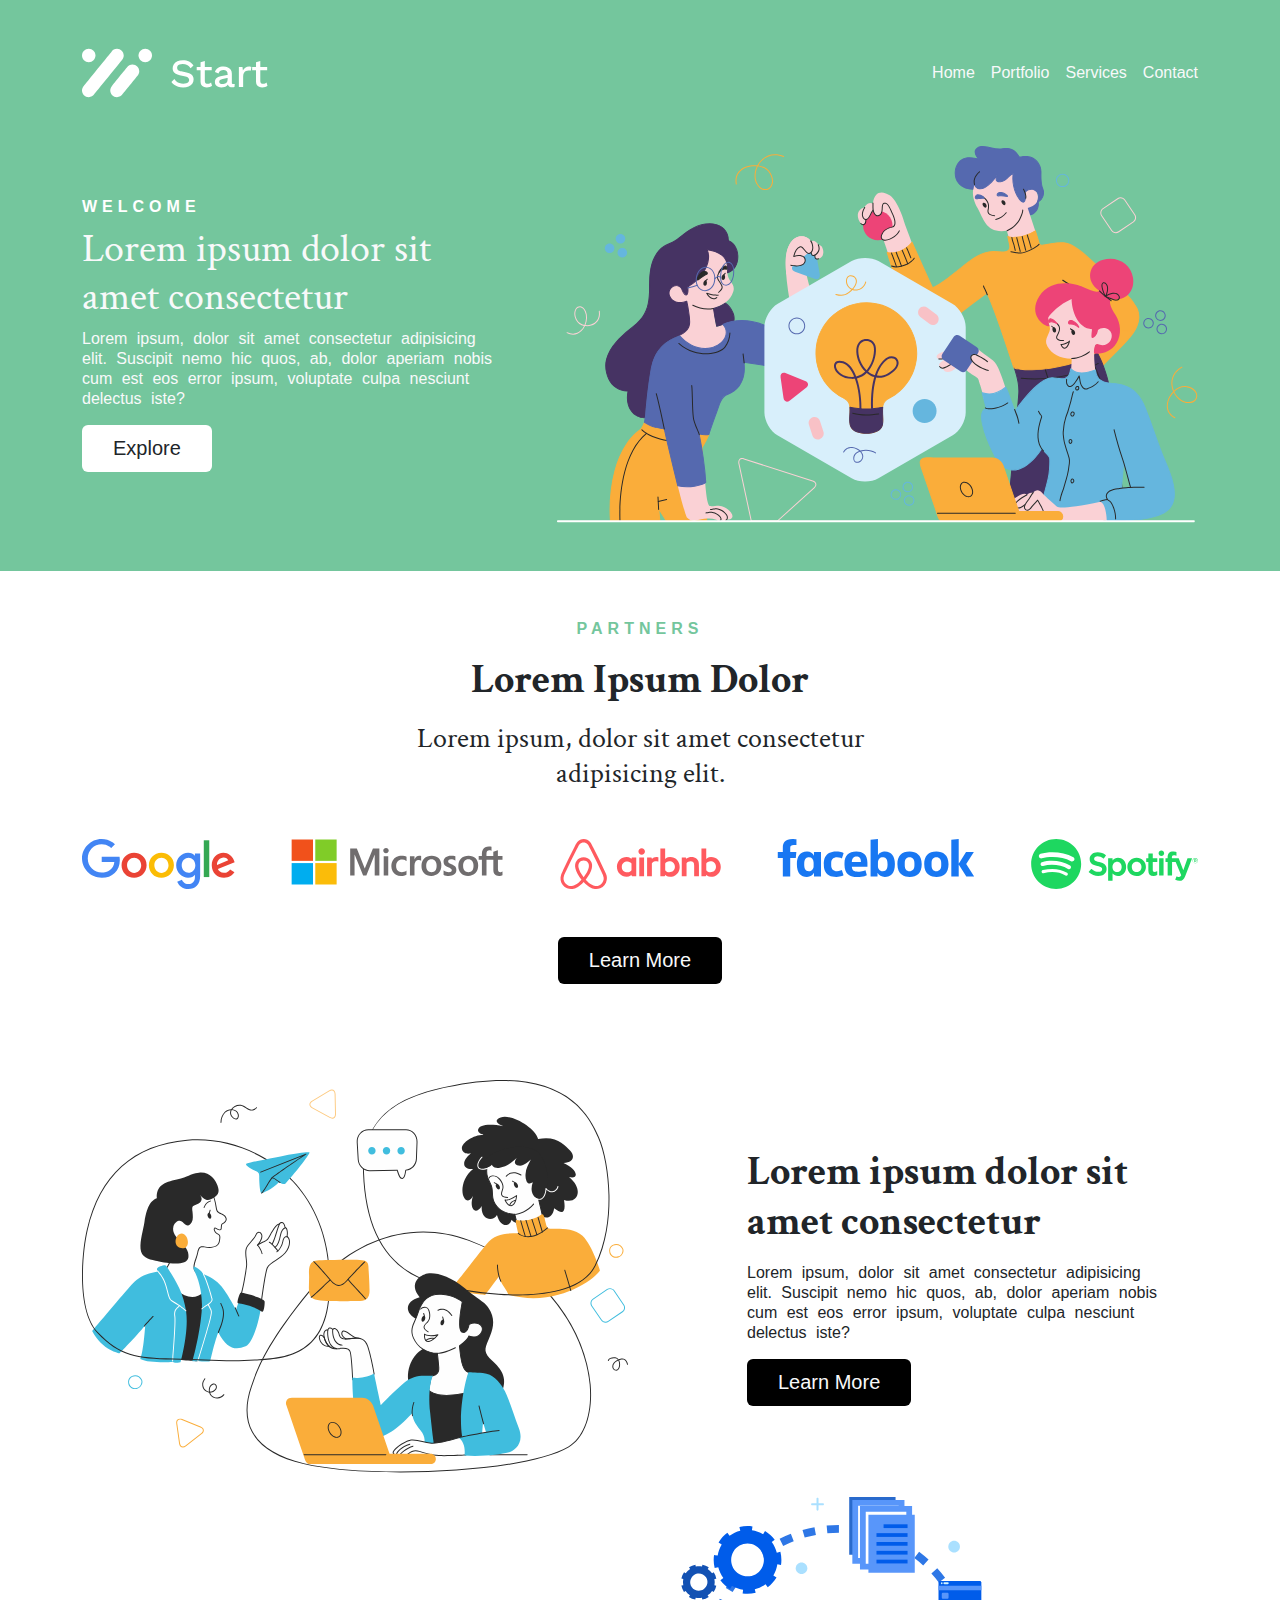
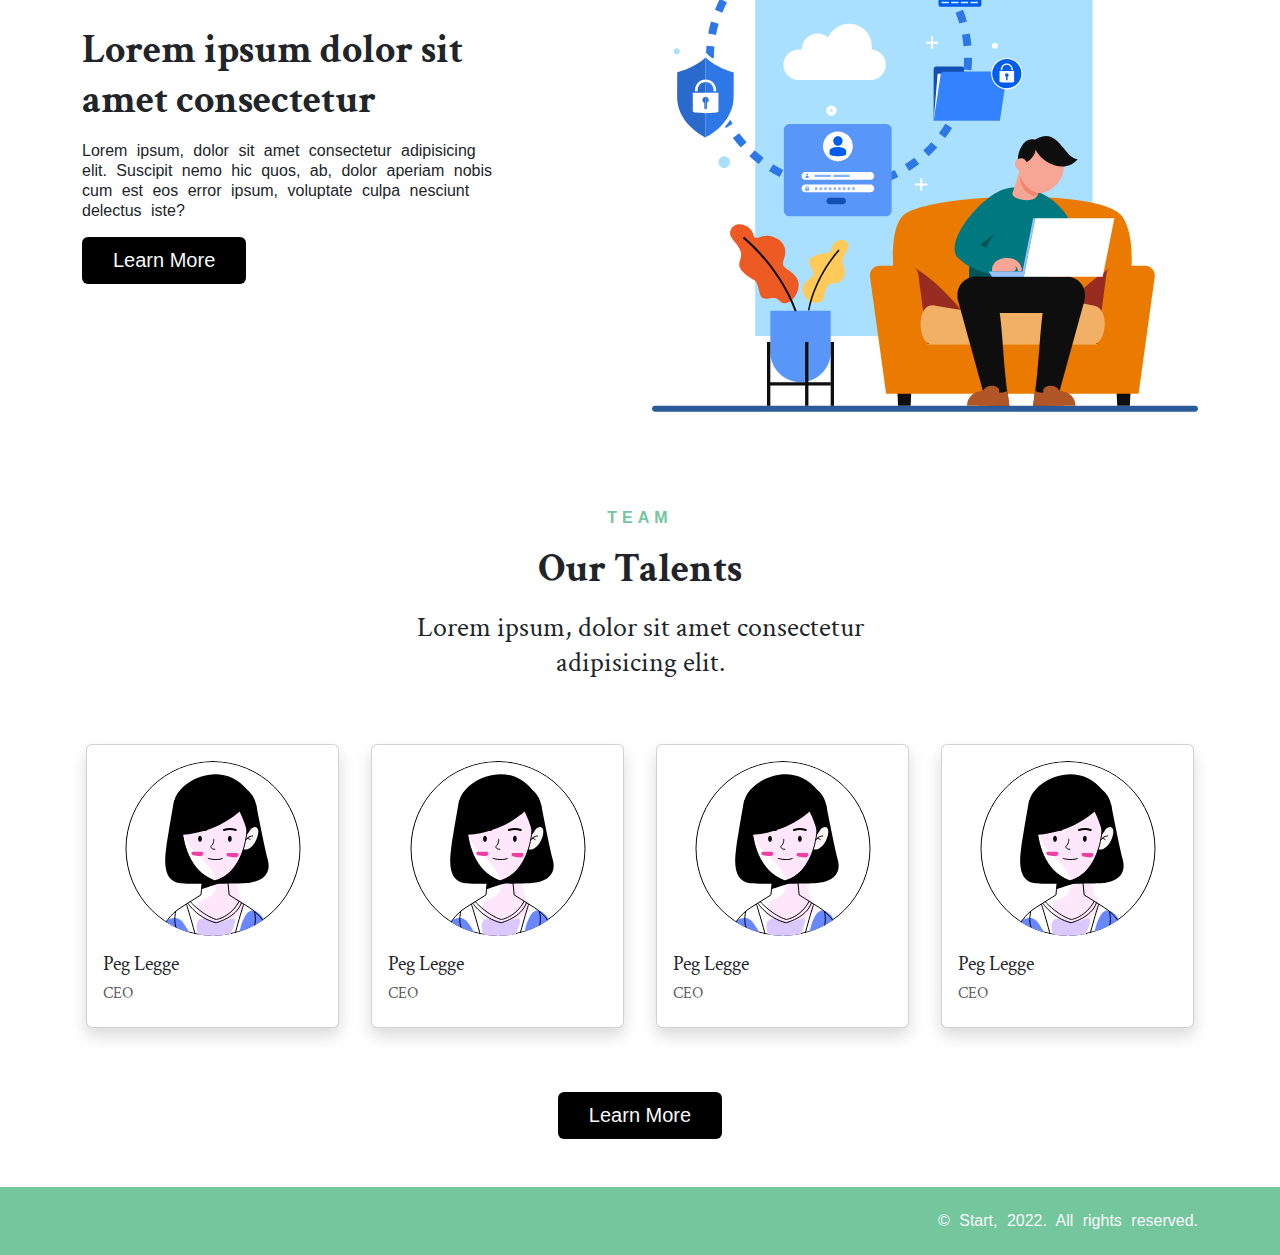
<file: Assignment7/index.html>
<!DOCTYPE html>
<html lang="en">
  <head>
    <meta charset="UTF-8" />
    <meta name="viewport" content="width=device-width, initial-scale=1.0" />
    <title>Assignement 7</title>
    <link rel="preconnect" href="https://fonts.googleapis.com" />
    <link rel="preconnect" href="https://fonts.gstatic.com" crossorigin />
    <link
      href="https://fonts.googleapis.com/css2?family=Crimson+Text:wght@400;600;700&display=swap"
      rel="stylesheet"
    />
    <link rel="preconnect" href="https://fonts.googleapis.com" />
    <link rel="preconnect" href="https://fonts.gstatic.com" crossorigin />
    <link
      href="https://fonts.googleapis.com/css2?family=Work+Sans:ital,wght@0,100..900;1,100..900&display=swap"
      rel="stylesheet"
    />
    <link
      rel="stylesheet"
      href="https://cdnjs.cloudflare.com/ajax/libs/font-awesome/6.5.2/css/all.min.css"
      integrity="sha512-SnH5WK+bZxgPHs44uWIX+LLJAJ9/2PkPKZ5QiAj6Ta86w+fsb2TkcmfRyVX3pBnMFcV7oQPJkl9QevSCWr3W6A=="
      crossorigin="anonymous"
      referrerpolicy="no-referrer"
    />
    <link
      href="https://cdn.jsdelivr.net/npm/bootstrap@5.3.3/dist/css/bootstrap.min.css"
      rel="stylesheet"
    />
    <link rel="stylesheet" href="css/style.css" />
  </head>
  <body>
    <header class="py-5">
      <div class="container d-flex justify-content-between">
        <a class="navbar-brand" href="#">
          <img src="images/logo.svg" alt="logo" />
        </a>

        <nav class="navbar p-0">
          <ul class="navbar-nav d-flex flex-row gap-3">
            <li class="nav-item">
              <a class="nav-link text-light p-0" href="#">Home</a>
            </li>
            <li class="nav-item">
              <a class="nav-link text-light p-0" href="#">Portfolio</a>
            </li>
            <li class="nav-item">
              <a class="nav-link text-light p-0" href="#">Services</a>
            </li>
            <li class="nav-item">
              <a class="nav-link text-light p-0" href="#">Contact</a>
            </li>
          </ul>
        </nav>
      </div>
    </header>

    <section class="banner">
      <div class="container pb-5">
        <div
          class="row gy-4 align-items-center justify-content-between d-flex flex-column-reverse flex-md-row"
        >
          <div class="col-md-5 text-light">
            <h3>Welcome</h3>
            <h1>
              Lorem ipsum dolor sit <br />
              amet consectetur
            </h1>
            <p>
              Lorem ipsum, dolor sit amet consectetur adipisicing <br />elit.
              Suscipit nemo hic quos, ab, dolor aperiam nobis <br />cum est eos
              error ipsum, voluptate culpa nesciunt delectus iste?
            </p>
            <a class="btn text-decoration-none bg-white" href="#">Explore</a>
          </div>
          <div class="col-md-7 d-flex justify-content-end">
            <img src="images/bannerimg.svg" alt="bannerimg" class="img-fluid" />
          </div>
        </div>
      </div>
    </section>

    <section class="partners">
      <div class="container py-5 mb-5 text-center">
        <h3 class="mb-3">Partners</h3>
        <h2 class="mb-3">Lorem Ipsum Dolor</h2>
        <h4 class="mb-5">
          Lorem ipsum, dolor sit amet consectetur<br />
          adipisicing elit.
        </h4>
        <ul
          class="d-flex flex-column gap-5 gap-md-3 list-unstyled justify-content-between mb-5 flex-wrap flex-md-row align-content-center"
        >
          <li>
            <img src="images/partner1.svg" alt="img" />
          </li>
          <li>
            <img src="images/partner2.svg" alt="img" />
          </li>
          <li>
            <img src="images/partner3.svg" alt="img" />
          </li>
          <li>
            <img src="images/partner4.svg" alt="img" />
          </li>
          <li>
            <img src="images/partner5.svg" alt="img" />
          </li>
        </ul>
        <a class="btn text-decoration-none bg-black text-light" href="#"
          >Learn More</a
        >
      </div>
    </section>

    <section class="features">
      <div class="container pb-5 mb-5">
        <div
          class="row gy-4 flex-column flex-md-row align-items-center justify-content-between mb-4"
        >
          <div class="col-md-6 gap-3 featureItem">
            <img src="images/feature1.svg" class="img-fluid" alt="feature1" />
          </div>
          <div class="col-md-5 featureItem">
            <h2 class="mb-3">
              Lorem ipsum dolor sit <br />
              amet consectetur
            </h2>
            <p>
              Lorem ipsum, dolor sit amet consectetur adipisicing <br />elit.
              Suscipit nemo hic quos, ab, dolor aperiam nobis <br />cum est eos
              error ipsum, voluptate culpa nesciunt delectus iste?
            </p>
            <a class="btn text-decoration-none bg-black text-light" href="#"
              >Learn More</a
            >
          </div>
        </div>
        <div
          class="row gy-4 flex-column flex-md-row-reverse align-items-center justify-content-between"
        >
          <div class="col-md-6 featureItem d-flex justify-content-end">
            <img src="images/feature2.svg " class="img-fluid" alt="feature1" />
          </div>
          <div class="col-md-5 featureItem">
            <h2 class="mb-3">
              Lorem ipsum dolor sit <br />
              amet consectetur
            </h2>
            <p>
              Lorem ipsum, dolor sit amet consectetur adipisicing <br />elit.
              Suscipit nemo hic quos, ab, dolor aperiam nobis <br />cum est eos
              error ipsum, voluptate culpa nesciunt delectus iste?
            </p>
            <a class="btn text-decoration-none bg-black text-light" href="#"
              >Learn More</a
            >
          </div>
        </div>
      </div>
    </section>

    <section class="teams">
      <div class="container mb-5 text-center">
        <h3 class="mb-3">Team</h3>
        <h2 class="mb-3">Our Talents</h2>
        <h4 class="mb-5">
          Lorem ipsum, dolor sit amet consectetur<br />
          adipisicing elit.
        </h4>

        <div class="row pb-5">
          <div class="col-md-6 col-lg-3 px-5 py-3 p-md-3">
            <div class="card p-3 text-start shadow">
              <div class="profile">
                <img
                  src="images/profile.svg"
                  alt="profile"
                  class="img-fluid rounded-circle mb-3 d-block mx-auto"
                />
              </div>
              <h5>Peg Legge</h5>
              <h6 class="text-muted">CEO</h6>
            </div>
          </div>
          <div class="col-md-6 col-lg-3 px-5 py-3 p-md-3">
            <div class="card p-3 text-start shadow">
              <div class="profile">
                <img
                  src="images/profile.svg"
                  alt="profile"
                  class="img-fluid rounded-circle mb-3 d-block mx-auto"
                />
              </div>
              <h5>Peg Legge</h5>
              <h6 class="text-muted">CEO</h6>
            </div>
          </div>
          <div class="col-md-6 col-lg-3 px-5 py-3 p-md-3">
            <div class="card p-3 text-start shadow">
              <div class="profile">
                <img
                  src="images/profile.svg"
                  alt="profile"
                  class="img-fluid rounded-circle mb-3 d-block mx-auto"
                />
              </div>
              <h5>Peg Legge</h5>
              <h6 class="text-muted">CEO</h6>
            </div>
          </div>
          <div class="col-md-6 col-lg-3 px-5 py-3 p-md-3">
            <div class="card p-3 text-start shadow">
              <div class="profile">
                <img
                  src="images/profile.svg"
                  alt="profile"
                  class="img-fluid rounded-circle mb-3 d-block mx-auto"
                />
              </div>
              <h5>Peg Legge</h5>
              <h6 class="text-muted">CEO</h6>
            </div>
          </div>
        </div>
        <a class="btn text-decoration-none bg-black text-light" href="#"
          >Learn More</a
        >
      </div>
    </section>

    <footer class="py-4">
      <div
        class="container d-flex flex-column flex-md-row justify-content-between text-center align-items-center"
      >
        <ul
          class="list-unstyled mb-0 d-flex justify-content-center gap-4 align-items-center"
        >
          <li>
            <a href="#" class="text-light">
              <i class="fa-brands fa-facebook-f"></i>
            </a>
          </li>
          <li>
            <a href="#" class="text-light">
              <i class="fa-brands fa-instagram"></i>
            </a>
          </li>
          <li>
            <a href="#" class="text-light">
              <i class="fa-brands fa-twitter"></i>
            </a>
          </li>
          <li>
            <a href="#" class="text-light">
              <i class="fa-brands fa-pinterest-p"></i>
            </a>
          </li>
          <li>
            <a href="#" class="text-light">
              <i class="fa-brands fa-tiktok"></i>
            </a>
          </li>
          <li>
            <a href="#" class="text-light">
              <i class="fa-brands fa-whatsapp"></i>
            </a>
          </li>
          <li>
            <a href="#" class="text-light">
              <i class="fa-brands fa-youtube"></i>
            </a>
          </li>
        </ul>

        <p class="text-light mb-0">&copy; Start, 2022. All rights reserved.</p>
      </div>
    </footer>

    <script src="https://cdn.jsdelivr.net/npm/bootstrap@5.3.3/dist/js/bootstrap.bundle.min.js"></script>
  </body>
</html>
</file>
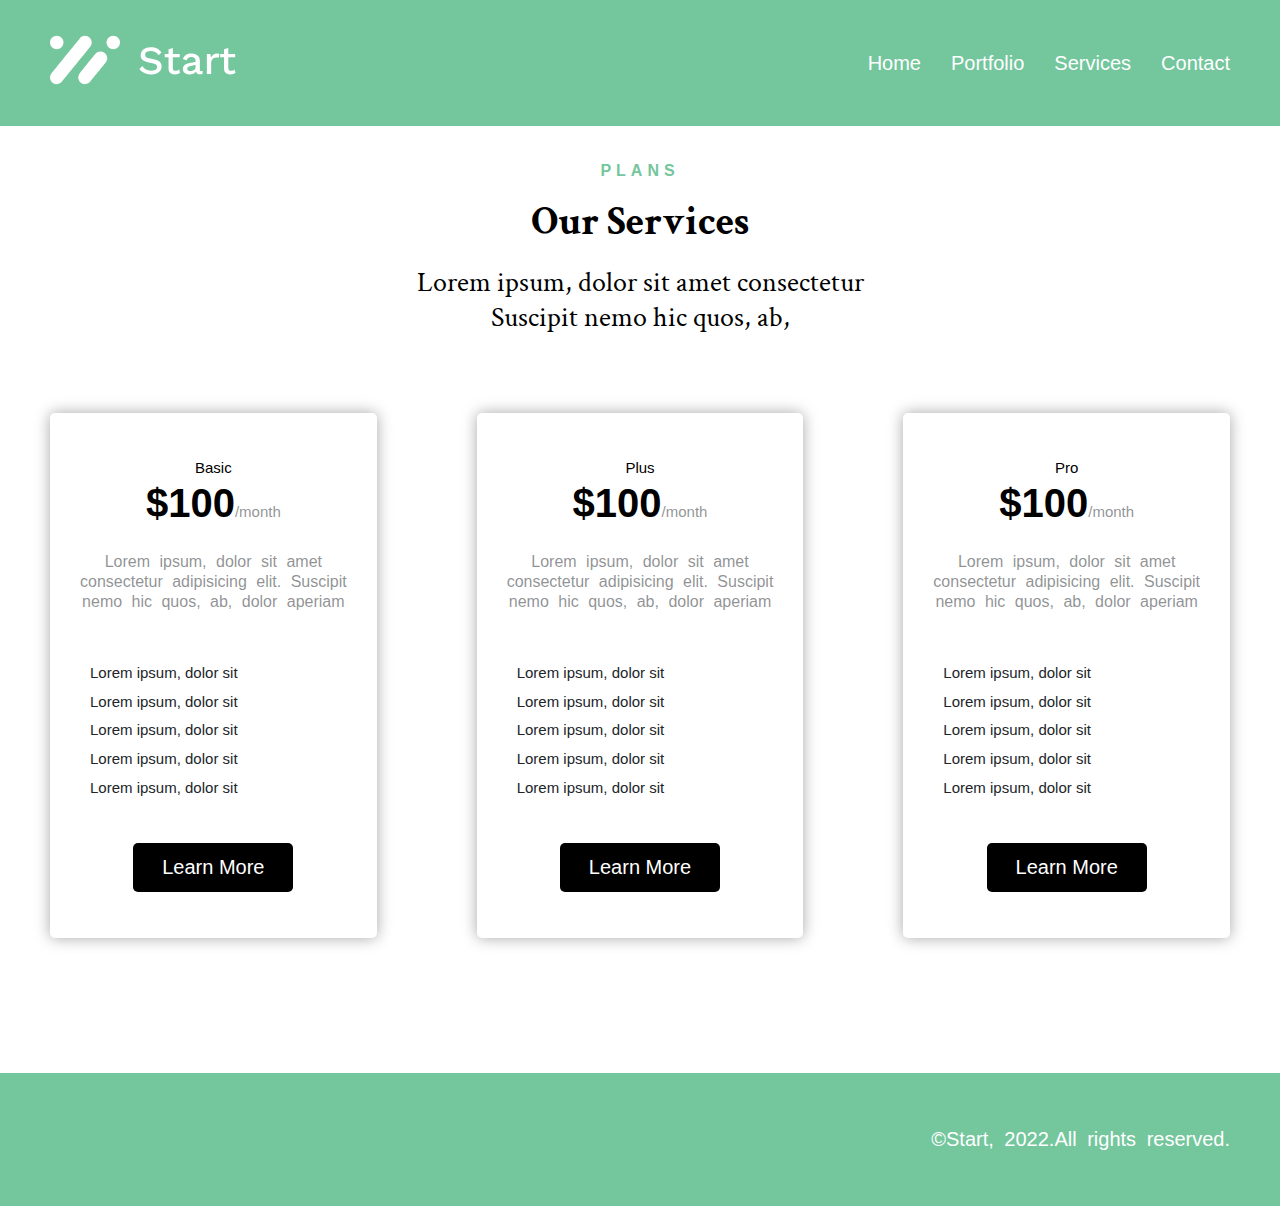
<file: Assignment6/services.html>
<!DOCTYPE html>
<html lang="en">
  <head>
    <meta charset="UTF-8" />
    <meta name="viewport" content="width=device-width, initial-scale=1.0" />
    <title>Services</title>
    <link rel="preconnect" href="https://fonts.googleapis.com" />
    <link rel="preconnect" href="https://fonts.gstatic.com" crossorigin />
    <link
      href="https://fonts.googleapis.com/css2?family=Crimson+Text:wght@400;600;700&display=swap"
      rel="stylesheet"
    />
    <link rel="preconnect" href="https://fonts.googleapis.com" />
    <link rel="preconnect" href="https://fonts.gstatic.com" crossorigin />
    <link
      href="https://fonts.googleapis.com/css2?family=Work+Sans:ital,wght@0,100..900;1,100..900&display=swap"
      rel="stylesheet"
    />
    <link
      rel="stylesheet"
      href="https://cdnjs.cloudflare.com/ajax/libs/font-awesome/6.5.2/css/all.min.css"
      integrity="sha512-SnH5WK+bZxgPHs44uWIX+LLJAJ9/2PkPKZ5QiAj6Ta86w+fsb2TkcmfRyVX3pBnMFcV7oQPJkl9QevSCWr3W6A=="
      crossorigin="anonymous"
      referrerpolicy="no-referrer"
    />
    <link rel="stylesheet" href="css/style.css" />
  </head>
  <body>
    <header>
      <div class="container">
        <div class="logo">
          <img src="images/logo.svg" alt="" />
        </div>
        <nav>
          <ul class="navLinks">
            <li>
              <a href="index.html"> Home</a>
            </li>
            <li>
              <a href="#"> Portfolio</a>
            </li>
            <li>
              <a href="services.html">Services</a>
            </li>
            <li>
              <a href="#"> Contact</a>
            </li>
          </ul>
        </nav>
      </div>
    </header>

    <section class="plans">
      <div class="container">
        <h3>Plans</h3>
        <h2>Our Services</h2>
        <h4>
          Lorem ipsum, dolor sit amet consectetur <br />
          Suscipit nemo hic quos, ab,
        </h4>
        <div class="planList">
          <div class="planCard">
            <h5>Basic</h5>
            <h4>$100<span>/month</span></h4>
            <p>
              Lorem ipsum, dolor sit amet consectetur adipisicing elit. Suscipit
              nemo hic quos, ab, dolor aperiam
            </p>

            <ul class="planFeatures">
              <li>
                <i class="fa-solid fa-check"></i>
                Lorem ipsum, dolor sit
              </li>
              <li>
                <i class="fa-solid fa-check"></i>
                Lorem ipsum, dolor sit
              </li>
              <li>
                <i class="fa-solid fa-check"></i>
                Lorem ipsum, dolor sit
              </li>
              <li>
                <i class="fa-solid fa-check"></i>
                Lorem ipsum, dolor sit
              </li>
              <li>
                <i class="fa-solid fa-check"></i>
                Lorem ipsum, dolor sit
              </li>
            </ul>
            <a href="#">Learn More</a>
          </div>
          <div class="planCard">
            <h5>Plus</h5>
            <h4>$100<span>/month</span></h4>

            <p>
              Lorem ipsum, dolor sit amet consectetur adipisicing elit. Suscipit
              nemo hic quos, ab, dolor aperiam
            </p>

            <ul class="planFeatures">
              <li>
                <i class="fa-solid fa-check"></i>
                Lorem ipsum, dolor sit
              </li>
              <li>
                <i class="fa-solid fa-check"></i>
                Lorem ipsum, dolor sit
              </li>
              <li>
                <i class="fa-solid fa-check"></i>
                Lorem ipsum, dolor sit
              </li>
              <li>
                <i class="fa-solid fa-check"></i>
                Lorem ipsum, dolor sit
              </li>
              <li>
                <i class="fa-solid fa-check"></i>
                Lorem ipsum, dolor sit
              </li>
            </ul>
            <a href="#">Learn More</a>
          </div>
          <div class="planCard">
            <h5>Pro</h5>
            <h4>$100<span>/month</span></h4>

            <p>
              Lorem ipsum, dolor sit amet consectetur adipisicing elit. Suscipit
              nemo hic quos, ab, dolor aperiam
            </p>

            <ul class="planFeatures">
              <li>
                <i class="fa-solid fa-check"></i>
                Lorem ipsum, dolor sit
              </li>
              <li>
                <i class="fa-solid fa-check"></i>
                Lorem ipsum, dolor sit
              </li>
              <li>
                <i class="fa-solid fa-check"></i>
                Lorem ipsum, dolor sit
              </li>
              <li>
                <i class="fa-solid fa-check"></i>
                Lorem ipsum, dolor sit
              </li>
              <li>
                <i class="fa-solid fa-check"></i>
                Lorem ipsum, dolor sit
              </li>
            </ul>
            <a href="#">Learn More</a>
          </div>
        </div>
      </div>
    </section>

    <footer>
      <div class="container">
        <ul class="footerLinks">
          <li>
            <a href="#">
              <i class="fa-brands fa-facebook"></i>
            </a>
          </li>
          <li>
            <a href="#">
              <i class="fa-brands fa-instagram"></i>
            </a>
          </li>
          <li>
            <a href="#">
              <i class="fa-brands fa-twitter"></i>
            </a>
          </li>
          <li>
            <a href="#">
              <i class="fa-brands fa-pinterest-p"></i>
            </a>
          </li>
          <li>
            <a href="#">
              <i class="fa-brands fa-tiktok"></i>
            </a>
          </li>
          <li>
            <a href="#">
              <i class="fa-brands fa-whatsapp"></i>
            </a>
          </li>
          <li>
            <a href="#">
              <i class="fa-brands fa-youtube"></i>
            </a>
          </li>
        </ul>

        <p>&copy;Start, 2022.All rights reserved.</p>
      </div>
    </footer>
  </body>
</html>
</file>
<file: Assignment2/Css/style.css>
* {
  margin: 0;
  padding: 0;
  box-sizing: border-box;
}
body {
  font-family: "Heebo", sans-serif;
}
a {
  text-decoration: none;
  color: #000;
}
header {
  display: flex;
  align-items: center;
  justify-content: space-between;
  padding: 20px;
}
.header-nav ul {
  display: flex;
  /* justify-content: space-between; */
  font-size: 20px;
  font-weight: 500;
  color: #000;
  text-decoration: none;
  align-items: center;
  list-style: none;
  gap: 30px;
}
.intro-section {
  margin: 0 auto;
  width: 1200px;
  padding: 30px 0px;
}
.intro-section .container {
  display: flex;
  justify-content: space-between;
}
.intro h1 {
  font-size: 44px;
  font-weight: 700;
  line-height: 60px;
  margin-bottom: 40px;
}
.intro {
  flex-grow: 0;
  width: 506px;
  /* padding: 20px; */
}
.intro p {
  font-size: 16px;
  line-height: 1.5;
  font-weight: 400;
  color: #21243d;
  margin-bottom: 38px;
}

.intro a {
  display: inline-block;
  padding: 10px 20px;
  background-color: #ff6464;
  color: #fff;
  border: 1px solid;
  border-radius: 2px;
  font-weight: 500;
  font-size: 20px;
}
.profile {
  display: flex;
  align-items: center;
  gap: 10px;
}
.profile img {
  width: 243px;
  height: 243px;
  border-radius: 50%;
  object-fit: cover;
}

.recent-posts {
  background-color: #edf7fa;
  height: 387px;
}
.recent-posts .container {
  width: 1200px;
  margin: 0 auto;
  padding: 20px 80px;
}
.recent-posts .container .recent-posts-header {
  margin-bottom: 20px;
}
.recent-posts .container ul {
  display: flex;
  list-style: none;
  /* max-width: fit-content; */
  /* margin: 0 auto; */
  justify-content: space-between;
  gap: 20px;
  /* padding-bottom: 15px; */
  /* margin-bottom: 20px;x */
}
.recent-posts .container ul .recent {
  font-size: 22px;
  font-weight: 400;
}

.recent-posts .container ul li a {
  color: #00a8cc;
  font-size: 16px;
  font-weight: 400;
}

.recent-posts .container .card {
  background-color: #fff;
  padding: 22px;
  border-radius: 4px;
  /* width: 418px; */
  height: 295px;
  display: flex;
  flex-direction: column;
  gap: 10px;

  justify-content: space-around;
}

.recent-posts .container .card h3 {
  font-size: 26px;
  font-weight: 700;
  margin-bottom: 15px;
}

/* .recent-posts .container .card .post-details {
  padding: 0;
  margin-bottom: 15px;
  font-size: 18px;
  font-weight: 400;
  color: #21243d;
  line-height: 1.5;
} */

.recent-posts .container .card .post-details {
  font-size: 18px;
  /* margin-bottom: 15px; */
  font-weight: 400;
  color: #21243d;
  line-height: 1.5;
}

.recent-posts .container .card .post-details .small-line {
  padding: 0 30px;
}

.recent-posts .container .card p {
  /* margin-bottom: 7px; */
  font-size: 16px;
  font-weight: 400;
  color: #21243d;
}

.works .container {
  width: 1200px;
  margin: 0 auto;
  padding: 20px 80px;
}

.works .container h3 {
  font-size: 22px;
  font-weight: 400;
  line-height: 60px;
  margin-bottom: 20px;
}

.works .container ul {
  /* display: flex; */
  list-style: none;
  /* justify-content: space-between; */
  gap: 20px;
}
.works .container .work-card {
  border-bottom: 2px solid #e0e0e0;
  margin-bottom: 31px;
  padding-bottom: 20px;
}
.works .container .work-card-details {
  display: flex;
  gap: 15px;
  background-color: #fff;
  padding: 15px;
}
.image {
  width: 240px;
  height: 180px;
  border-radius: 4px;
  overflow: hidden;
  /* object-fit: cover; */
}

.image img {
  width: 100%;
  height: 100%;
  object-fit: cover;
}

.works .container a {
  font-size: 30px;
  font-weight: 700;
  color: #21243d;
  margin-bottom: 15px;
}

.work-text {
  display: flex;
  flex-direction: column;
  /* gap: 10px; */
  justify-content: space-between;
}

.span {
  gap: 26px;
  display: flex;
  align-items: center;
}

.span .work-date {
  padding: 2px 15px;
  font-size: 18px;
  font-weight: 900;
  color: #fff;
  background-color: #142850;
  border-radius: 16px;
}

.span .work-category {
  font-size: 20px;
  font-weight: 400;
  color: #8695a4;
}

.work-text p {
  font-size: 18px;
  font-weight: 400;
  color: #21243d;
  line-height: 1.5;
}

.works .container {
  margin-bottom: 60px;
}
.container {
  padding: 20px 80px;
  width: 1200px;
  margin: 0 auto;
}

footer {
  text-align: center;
}
footer ul {
  list-style: none;
  gap: 9px;
}

.social-links {
  display: flex;
  justify-content: center;
  gap: 35px;
  margin-bottom: 10px;
}

.social-links a {
  font-size: 45px;
  color: #21243d;
}

.footer-links {
  margin-bottom: 50px;
}
</file>
<file: Assignment3/css/style.css>
* {
  margin: 0;
  padding: 0;
  box-sizing: border-box;
}
body {
  font-family: "Heebo", sans-serif;
}
.container {
  width: 1200px;
  margin: 0 auto;
}

header {
  height: 99px;
  padding: 32px 0;
}

header .container {
  display: flex;
  justify-content: space-between;
  align-items: center;
}
header ul {
  display: flex;
  list-style: none;
  /* gap: 8px; */
}
header a {
  text-decoration: none;
  color: rgba(255, 255, 255, 0.5);
  font-size: 16px;
  font-weight: 600;
  padding: 8px 24px;
  /* font-style: semi-bold; */
}
header a:hover {
  border: 1px solid #fff;
  border-radius: 100px;
  color: #fff;
}
header a:active {
  border: 1px solid #fff;
  border-radius: 100px;
}
.banner {
  width: 100%;
  height: 100vh;
  background: linear-gradient(rgba(14, 8, 22, 0.6), rgba(14, 8, 22, 0.6)),
    url("../images/background.jpg") no-repeat center center/cover;
  margin-top: -99px;
}

.banner .container {
  /* margin-top: 64px; */
  color: #fff;
  display: flex;
  flex-direction: column;
  justify-content: center;
  align-items: center;
  height: 100%;
  text-align: center;
  margin: auto;
}

.banner h1 {
  font-size: 72px;
  font-weight: 700;
  line-height: 140%;
  margin-bottom: 32px;
}

.banner-paragraph {
  font-size: 16px;
  font-weight: 400;
  margin: 0 auto;
  margin-bottom: 64px;
  line-height: 140%;
  /* max-width: fit-content; */
}

.watchintro {
  background-color: #6c00ff;
  padding: 16px 32px;
  text-decoration: none;
  color: #fff;
  font-size: 16px;
  border-radius: 100px;
  font-weight: 600;
  display: inline-flex;
  align-items: center;
  gap: 16px;
  margin-bottom: 94px;
}
.scrollDown {
  width: 50px;
  height: 50px;
  display: flex;
  justify-content: center;
  align-items: center;
  border-radius: 50%;
  background-color: rgba(255, 255, 255, 0.15);
  text-decoration: none;
  color: white;
}

.scrollDown i {
  font-size: 20px;
}

.services .container {
  margin: 0 auto;
  padding: 128px 0;
  display: flex;
  flex-direction: column;
  justify-content: center;
  align-items: center;
}

.services h6 {
  margin-bottom: 16px;
  font-size: 14px;
  font-weight: 600;
  color: #6c00ff;
  letter-spacing: 4px;
  text-transform: uppercase;
}

.services h3 {
  font-size: 36px;
  font-weight: 500;
  line-height: 120%;
  color: #222831;
  text-align: center;
  margin-bottom: 64px;
}

.services ul {
  list-style: none;
  display: flex;
  gap: 80px;
  justify-content: space-between;
}

.service-icon {
  width: 96px;
  height: 96px;
  border-radius: 50%;
  background-color: #6c00ff;
  align-items: center;
  justify-content: center;
  display: flex;
  margin-bottom: 32px;
}

.service-icon i {
  color: #fff;
  font-size: 32px;
}
.service-item {
  padding: 20px;
  display: flex;
  flex-direction: column;
  align-items: center;
  text-align: center;
}
.service-item h5 {
  font-size: 18px;
  font-weight: 600;
  color: #222831;
  line-height: 120%;
  margin-bottom: 16px;
}

.service-item p {
  font-size: 14px;
  color: #393e46;
  font-weight: 400;
  line-height: 140%;
}

.feature-item {
  display: flex;
  align-items: center;
  justify-content: space-between;
  margin-bottom: 128px;
  gap: 127px;
}

.feature-details {
  display: flex;
  flex-direction: column;
  justify-content: space-between;
  align-content: flex-start;
  /* padding: 40px 128px 40px 0; */
  padding-right: 100px;
}
.feature-details h6 {
  font-size: 14px;
  font-weight: 600;
  color: #6c00ff;
  letter-spacing: 4px;
  text-transform: uppercase;
  margin-bottom: 16px;
}
.feature-details h3 {
  font-size: 44px;
  font-weight: 500;
  line-height: 120%;
  color: #222831;
  margin-bottom: 32px;
}
.feature-details p {
  font-size: 14px;
  color: #393e46;
  font-weight: 400;
  line-height: 140%;
  margin-bottom: 32px;
}

.feature-details ul {
  display: flex;
  flex-direction: column;
  list-style: none;
  gap: 10px;
}
.feature-details ul span {
  padding-left: 5px;
  font-size: 16px;
  color: #393e46;
  font-weight: 400;
  line-height: 140%;
}
.feature-image {
  width: 475px;
  height: 400px;
  overflow: hidden;
  /* border-right: #6c00ff 32px solid;
  border-bottom: 32px solid #6c00ff; */
}

.feature-image-border {
  width: 506px;
  height: 432px;
  border-right: #6c00ff 32px solid;
  border-bottom: 32px solid #6c00ff;
  /* overflow: hidden; */
}

.feature-image img {
  width: 100%;
  height: 100%;
  object-fit: cover;
}
.feature-item-flex {
  display: flex;
  align-items: center;
  justify-content: space-between;
  flex-direction: row-reverse;
  margin-bottom: 128px;
  gap: 85px;
  width: 100%;
}

.feature-item-flex .feature-details {
  padding-right: 0;
  padding-left: 100px;
}

footer .container {
  margin: auto;
}

.footer-logo {
  margin-bottom: 16px;
}

.footer-content {
  display: flex;
  flex-direction: column;
  align-items: center;
  justify-content: center;
  padding: 128px 0;
}

footer ul {
  display: flex;
  list-style: none;
  gap: 16px;
  margin-bottom: 16px;
}

footer a {
  text-decoration: none;
  color: #393e46;
  font-size: 16px;
  font-weight: 400;
  padding: 8px 24px;
}

.footer-copy {
  text-align: center;
  font-size: 16px;
  color: #393e46;
  font-weight: 400;
  padding: 8px 24px;
}
</file>
<file: Assignment4/css/style.css>
* {
  margin: 0;
  padding: 0;
  box-sizing: border-box;
}
body {
  font-family: "Montserrat", sans-serif;
}
.container {
  max-width: 1200px;
  margin: 0 auto;
  padding: 0 20px;
}
header {
  height: 91px;
  padding-bottom: 30px;
  padding-top: 30px;
}

header .container {
  margin: 0 auto;
  display: flex;
  justify-content: space-between;
  align-items: center;
  gap: 70px;
}

header nav {
  width: 100%;
  display: flex;
  justify-content: space-between;
  align-items: center;
}

header ul {
  gap: 21px;
}

header .container span h3 i {
  display: none;
}
header a {
  text-decoration: none;
  color: #fff;
}

header h3 {
  font-size: 24px;
  font-weight: 700;
  line-height: 32px;
  letter-spacing: 0.1px;
}

header ul {
  display: flex;
  list-style: none;
}

.navLinks li {
  font-size: 14px;
  font-weight: 600;
  line-height: 24px;
  letter-spacing: 0.2px;
}
.navLinks a {
  padding: 10px 3px;
}

.navLinks a:hover {
  border: 1px solid #fff;
  /* padding: 10px 3px; */
}

.navLinks .authLinks {
  gap: 41px;
}

.authLinks li {
  font-size: 14px;
  font-weight: 700;
  line-height: 22px;
  letter-spacing: 0.2px;
}
.Login {
  padding: 10px 3px;
}
.Login:hover {
  border: 1px solid #fff;
  /* padding: 10px 3px; */
}
.authMember {
  padding: 15px 25px;
  background-color: #23a6f0;
  font-size: 14px;
  font-weight: 700;
  line-height: 22px;
  letter-spacing: 0.2px;
}

.authMember:hover {
  background: linear-gradient(rgba(0, 0, 0, 0.2), rgba(0, 0, 0, 0.2)), #23a6f0;
}

span {
  margin-right: 10px;
}

.banner {
  width: 100%;
  height: 100vh;
  background: linear-gradient(
      to right,
      rgba(0, 0, 0, 1),
      rgba(0, 0, 0, 0.5),
      rgba(0, 0, 0, 0)
    ),
    url("../images/banner.svg") no-repeat center center/cover;
  margin-top: -91px;
}

.banner .container {
  height: 100%;
  margin: 0 auto;
  display: flex;
}

.bannerContent {
  margin: auto 0;
  display: flex;
  flex-direction: column;
  justify-content: space-between;
  align-items: flex-start;
  gap: 35px;
  color: #fff;
  width: fit-content;
}

.bannerContent h1 {
  font-size: 58px;
  font-weight: 800;
  line-height: 80px;
  letter-spacing: 0.2px;
}

.bannerContent p {
  font-size: 20px;
  font-weight: 500;
  line-height: 30px;
  letter-spacing: 0.2px;
}

.bannerButton {
  display: flex;
  gap: 10px;
  align-items: center;
}

.bannerButton a {
  text-decoration: none;
  color: #fff;
}
.bannerButton1:hover {
  background: linear-gradient(rgba(0, 0, 0, 0.2), rgba(0, 0, 0, 0.2)), #23a6f0;
}
.bannerButton2:hover {
  background: linear-gradient(rgba(0, 0, 0, 0.2), rgba(0, 0, 0, 0.2));
}

.bannerButton1 {
  padding: 15px 36px;
  background-color: #23a6f0;
  border-radius: 37px;
}

.bannerButton2 {
  padding: 15px 36px;
  border: 1px solid #fff;
  border-radius: 37px;
}

.features {
  background-color: #252b42;
  color: #fff;
}

.features .container {
  padding: 96px 0;
}
.features ul {
  display: flex;
  justify-content: space-between;
  /* align-items: center; */
  list-style: none;
  gap: 30px;
}

.featureItem {
  padding: 40px 45px;
  display: flex;
  flex-direction: column;
  /* justify-content: space-around; */
  align-items: center;
  text-align: center;
}

.featureIcon {
  margin-bottom: 30px;
  width: 72px;
  height: 60px;
  overflow: hidden;
}

.featureIcon img {
  width: 100%;
  height: 100%;
  object-fit: cover;
}

.featureItem h6 {
  margin-bottom: 10px;
  font-size: 16px;
  font-weight: 700;
  line-height: 24px;
  letter-spacing: 0.1px;
}

.featureItem p {
  font-size: 14px;
  font-weight: 500;
  line-height: 20px;
  letter-spacing: 0.2px;
}

.industry {
  background-color: #8ec2f2;
  color: #fff;
}

.industry .container {
  margin: 0 auto;

  padding-top: 112px;
  padding-bottom: 112px;
  display: flex;
  flex-direction: column;
  align-items: center;
  text-align: center;
}

.industry h2 {
  margin-bottom: 15px;
  font-size: 40px;
  line-height: 57px;
  letter-spacing: 0.2px;
  font-weight: 700;
}

.industryInfo {
  font-size: 14px;
  font-weight: 500;
  line-height: 20px;
  letter-spacing: 0.2px;
  margin-bottom: 80px;
}

.industry ul {
  display: flex;
  align-items: center;
  justify-content: space-between;
  list-style: none;
  gap: 20px;
  margin: 40px 0;
}

.reviewImage {
  position: absolute;
  width: 72px;
  height: 72px;
  overflow: hidden;
  margin-top: 30px;
  margin-left: 38px;
  z-index: 1;
}

.reviewImage img {
  width: 100%;
  height: 100%;
  object-fit: cover;
  border-radius: 50%;
}

.reviewCard {
  position: relative;
  margin-left: 80px;
  margin-right: 15px;
  background-color: #fff;
  color: #000;
  display: flex;
  flex-direction: column;
  /* gap: 15px; */
  text-align: start;
  padding: 30px 40px;
}

.reviewCard h5 {
  font-size: 24px;
  line-height: 32px;
  font-weight: 700;
  letter-spacing: 0.1px;
  margin-bottom: 5px;
}

.reviewCard h6 {
  font-size: 14px;
  font-weight: 600;
  line-height: 24px;
  letter-spacing: 0.2;
  color: #737373;
  margin-bottom: 15px;
}
.reviewStars {
  width: 130px;
  height: 22px;
  margin-bottom: 15px;
  overflow: hidden;
}

.reviewStars img {
  width: 100%;
  height: 100%;
  object-fit: cover;
}
.reviewCard p {
  font-size: 14px;
  font-weight: 500;
  line-height: 20px;
  letter-spacing: 0.2px;
  color: #737373;
  padding: 0;
}

.projects {
  background-color: #252b42;
}

.projects .container {
  max-width: 100%;
  padding-top: 112px;
  padding-bottom: 112px;
  text-align: center;
  /* background-color: #252b42; */
  color: #fff;
}

.projects h2 {
  margin-bottom: 15px;
  font-size: 40px;
  line-height: 57px;
  letter-spacing: 0.2px;
  font-weight: 700;
}

.projects a:hover {
  background: linear-gradient(rgba(0, 0, 0, 0.2), rgba(0, 0, 0, 0.2)), #23a6f0;
}

.projectInfo {
  font-size: 14px;
  font-weight: 500;
  line-height: 20px;
  letter-spacing: 0.2px;
  margin-bottom: 96px;
}

.projects ul {
  display: flex;
  /* align-items: center; */
  justify-content: space-between;
  gap: 30px;
  /* text-align: end; */
  list-style: none;
  /* margin: 0 15px; */
  /* margin-bottom: 112px; */
}

.projectItem1 {
  padding: 18px 20px;
  color: #fff;
  /* width: 331px; */
  height: 452px;
  overflow: hidden;
  background: linear-gradient(
      180deg,
      rgba(0, 0, 0, 0) 14.58%,
      rgba(56, 56, 56, 0.84) 100%
    ),
    url("../images/post1.jpg") no-repeat center center/cover;
}

.itemDetails {
  height: 100%;
  display: flex;
  flex-direction: column;
  justify-content: flex-end;
  text-align: left;
  gap: 15px;
}

.itemDetails a {
  max-width: fit-content;
  text-decoration: none;
  padding: 10px 36px;
  background-color: #23a6f0;
  color: #fff;
  font-size: 14px;
  font-weight: 700;
  line-height: 22px;
  letter-spacing: 0.2px;
  border-radius: 37px;
}

.itemDetails h5 {
  font-size: 20px;
  font-weight: 500;
  line-height: 30px;
  letter-spacing: 0.2px;
}

.itemDetails h6 {
  font-size: 14px;
  font-weight: 600;
  line-height: 24px;
  letter-spacing: 0.2px;
}

.projectItem2 {
  padding: 18px 20px;
  color: #fff;
  /* width: 331px; */
  height: 452px;
  overflow: hidden;
  background: linear-gradient(
      180deg,
      rgba(0, 0, 0, 0) 14.58%,
      rgba(56, 56, 56, 0.84) 100%
    ),
    url("../images/post2.jpg") no-repeat center center/cover;
}
.projectItem3 {
  padding: 18px 20px;
  color: #fff;
  /* width: 331px; */
  height: 452px;
  overflow: hidden;
  background: linear-gradient(
      180deg,
      rgba(0, 0, 0, 0) 14.58%,
      rgba(56, 56, 56, 0.84) 100%
    ),
    url("../images/post3.jpg") no-repeat center center/cover;
}
.projectItem4 {
  padding: 18px 20px;
  color: #fff;
  /* width: 331px; */
  height: 452px;
  overflow: hidden;
  background: linear-gradient(
      180deg,
      rgba(0, 0, 0, 0) 14.58%,
      rgba(56, 56, 56, 0.84) 100%
    ),
    url("../images/post4.jpg") no-repeat center center/cover;
}
footer .container {
  margin: 0 auto;
}
.footerLinks {
  background-color: #252b42;
}

.footerLinks .container {
  padding-bottom: 50px;
  color: #fff;
  display: flex;
  justify-content: space-between;
  align-items: stretch;
  gap: 30px;
  /* text-align: left; */
}

.footerText {
  background-color: #fff;
}

.footerText .container {
  display: flex;
  align-items: center;
  justify-content: space-between;
  padding-top: 25px;
  padding-bottom: 25px;
}

.footerLinks ul {
  list-style: none;
  display: flex;
  flex-direction: column;
  justify-content: space-between;
  text-align: left;
  gap: 10px;
}

.footerLinks h5 {
  margin-bottom: 10px;
  font-size: 16px;
  font-weight: 600;
  line-height: 24px;
  letter-spacing: 0.1px;
}

.contactDetails i {
  margin-right: 5px;
  font-size: 20px;
}

.socialLinks {
  display: flex;
  list-style: none;
  gap: 20px;
}
.footerText h6 {
  font-size: 14px;
  font-weight: 600;
  line-height: 24px;
  letter-spacing: 0.2px;
  color: #737373;
}
.socialLinks i {
  color: #23a6f0;
  font-size: 20px;
}

.footerLinks a {
  text-decoration: none;
  color: #fff;
  font-size: 14px;
  font-weight: 600;
  line-height: 24px;
  letter-spacing: 0.2px;
}

@media (max-width: 1024px) {
  .container {
    padding: 0 20px;
  }

  /* .banner {
    margin-top: -91px;
  } */
}

@media (max-width: 992px) {
  .projects a {
    padding: 5px 18px;
    font-size: 12px;
    font-weight: 700;
    line-height: 20px;
  }
}

@media ((max-width: 992px)  and (min-width:768px)) {
  header .container {
    gap: 20px;
    align-items: center;
  }

  .authMember {
    padding: 7.5px 10px;
    font-size: 12px;
  }
}

/* Mobile & Tablet Combined smaller view */
@media (max-width: 768px) {
  .container {
    width: 100%;
  }

  header {
    padding: 0px;
    min-height: 50vh;
    background-color: #252b42;
  }

  header .container {
    background-color: #252b42;
    display: flex;
    gap: 20px;
    flex-direction: column;
    padding-top: 20px;
    align-items: self-start;
    height: 100%; /* Make container fill the header's height */
  }

  header nav {
    flex-grow: 1;
    width: 100%;
    display: flex;
    flex-direction: column;
    justify-content: stretch;
    align-items: center;
    padding: 50px 0;
  }

  header .container span i {
    display: block;
    font-size: 30px;
  }

  header .container span {
    width: 100%;
    display: flex;
    justify-content: space-between;
  }

  .navLinks {
    height: 100%;
    justify-content: space-around;
    flex-direction: column;
    gap: 30px;
  }

  .navLinks a {
    font-size: 30px;
  }

  .authLinks {
    display: none;
  }

  .banner {
    margin-top: 0;
  }

  .banner .container {
    flex-direction: column;
  }

  .bannerContent {
    padding: 30px;
    text-align: center;
    align-items: center;
    width: 100%;
  }

  .bannerContent h1 {
    font-size: 40px;
    line-height: 57px;
    font-weight: 700;
    text-align: center;
  }

  .bannerButton {
    flex-direction: column;
    gap: 25px;
  }

  .features .container ul {
    flex-direction: column;
  }

  .industry .container {
    flex-direction: column;
  }

  .industry ul {
    flex-direction: column;
  }

  .industry .reviewImage {
    display: none;
  }

  .industry ul {
    margin: 0;
    gap: 30px;
    padding: 0 30px;
  }

  .industryInfo h2 {
    line-height: 57px;
  }

  .industryInfo {
    padding: 0 30px;
  }

  .reviewCard {
    margin: 0 auto;
  }

  .projects ul {
    flex-direction: column;
    padding: 0 20px;
  }

  .itemDetails {
    gap: 20px;
  }
  .projects a {
    padding: 10px 36px;
    font-size: 14px;
    font-weight: 700;
    line-height: 22px;
  }

  .itemDetails h5 {
    font-size: 24px;
  }

  footer .container {
    flex-direction: column;
    /* align-items: center; */
    text-align: center;
  }

  .footerLinks .container {
    padding: 50px 80px;
  }

  .footerLinks ul {
    flex-direction: column;
    align-items: first baseline;
    text-align: left;
  }

  .footerText .container {
    padding: 25px 0;
    padding-bottom: 30px;

    align-items: first baseline;
    text-align: left;
    gap: 20px;
  }

  .footerText {
    background-color: #252b42;
    padding: 0px 80px;
  }
  .footerText h6 {
    color: #fff;
  }
}
</file>
<file: Assignment5/Css/style.css>
* {
  margin: 0;
  padding: 0;
  box-sizing: border-box;
}
body {
  font-family: "Heebo", sans-serif;
}
a {
  text-decoration: none;
  color: #000;
}

.container {
  max-width: 1200px;
  padding: 0 20px;
}
header {
  display: flex;
  align-items: center;
  justify-content: space-between;
  padding: 20px;
}
.headerNav ul {
  display: flex;
  font-size: 20px;
  font-weight: 500;
  color: #000;
  text-decoration: none;
  align-items: center;
  list-style: none;
  gap: 30px;
}
.introSection {
  margin: 0 auto;
  padding: 30px 0px;
}
.introSection .container {
  display: flex;
  justify-content: space-between;
  gap: 100px;
}
.intro h1 {
  font-size: 44px;
  font-weight: 700;
  line-height: 60px;
  margin-bottom: 40px;
}
.intro {
  max-width: fit-content;
}
.intro p {
  font-size: 16px;
  line-height: 1.5;
  font-weight: 400;
  color: #21243d;
  margin-bottom: 38px;
}

.intro a {
  display: inline-block;
  padding: 10px 20px;
  background-color: #ff6464;
  color: #fff;
  border: 1px solid;
  border-radius: 2px;
  font-weight: 500;
  font-size: 20px;
}

.profile img {
  width: 243px;
  height: 243px;
  border-radius: 50%;
  object-fit: cover;
}

.recentPosts {
  background-color: #edf7fa;
}
.recentPosts .container {
  margin: 0 auto;
  padding: 20px 20px;
}
.recentPostsHeader {
  margin-bottom: 20px;
}
.recentPosts .container ul {
  display: flex;
  list-style: none;
  justify-content: space-between;
  gap: 20px;
}
.recent {
  font-size: 22px;
  font-weight: 400;
}

.recentPosts a {
  color: #00a8cc;
  font-size: 16px;
  font-weight: 400;
}

.card {
  background-color: #fff;
  padding: 22px;
  border-radius: 4px;
  display: flex;
  flex-direction: column;
  gap: 10px;
  justify-content: space-around;
}

.card h3 {
  font-size: 26px;
  font-weight: 700;
  margin-bottom: 15px;
}

.postDetails {
  font-size: 16px;
  font-weight: 400;
  color: #21243d;
  line-height: 1.5;
  margin-bottom: 10px;
}

.smallLine {
  padding: 0 30px;
}

.card p {
  font-size: 16px;
  font-weight: 400;
  color: #21243d;
}

.works .container {
  margin: 0 auto;
  padding: 20px;
  margin-bottom: 60px;
}

.works .container h3 {
  font-size: 22px;
  font-weight: 400;
  line-height: 60px;
  margin-bottom: 20px;
}

.works .container ul {
  list-style: none;
  gap: 20px;
}
.workCard {
  border-bottom: 2px solid #e0e0e0;
  margin-bottom: 31px;
  padding-bottom: 20px;
}
.workCardDetails {
  display: flex;
  gap: 15px;
  background-color: #fff;
}
.image {
  width: 240px;
  height: 180px;
  border-radius: 4px;
  overflow: hidden;
}

.image img {
  width: 100%;
  height: 100%;
  object-fit: cover;
}

.workText a {
  font-size: 30px;
  font-weight: 700;
  color: #21243d;
  margin-bottom: 15px;
}

.workText {
  display: flex;
  flex-direction: column;
  justify-content: space-between;
}

.workMeta {
  gap: 26px;
  display: flex;
  align-items: center;
}

.workDate {
  padding: 2px 15px;
  font-size: 18px;
  font-weight: 900;
  color: #fff;
  background-color: #142850;
  border-radius: 16px;
}

.workCategory {
  font-size: 20px;
  font-weight: 400;
  color: #8695a4;
}

.workText p {
  font-size: 18px;
  font-weight: 400;
  color: #21243d;
  line-height: 1.5;
}

.container {
  padding: 20px;
  margin: 0 auto;
}

footer {
  text-align: center;
}
footer ul {
  list-style: none;
  gap: 9px;
}

.socialLinks {
  display: flex;
  justify-content: center;
  gap: 35px;
  margin-bottom: 10px;
}

.socialLinks a {
  font-size: 45px;
  color: #21243d;
}

.footerLinks {
  margin-bottom: 50px;
}

@media (max-width: 1023px) {
  .card h3 {
    font-size: 24px;
  }
}

@media (max-width: 991px) {
  .card h3 {
    font-size: 20px;
  }
}

@media (max-width: 767px) {
  header h2 {
    font-size: 18px;
  }
  .headerNav ul {
    gap: 15px;
  }
  .headerNav a {
    font-size: 18px;
  }
  .introSection .container {
    display: flex;
    flex-direction: column-reverse;
    align-items: center;
  }

  .intro {
    flex-direction: column;
    text-align: center;
  }

  .intro h1 {
    font-size: 38px;
  }

  .recentPosts ul {
    flex-direction: column;
  }
  .recentPostsHeader {
    text-align: center;
    margin: 0;
  }

  .recentPostsHeader a {
    display: none;
  }

  .works .container {
    text-align: center;
  }

  .card h3 {
    font-size: 24px;
  }

  .workCardDetails {
    flex-direction: column;
    text-align: left;
  }

  .image {
    max-width: 100%;
  }

  .workText {
    gap: 10px;
  }

  .workText a {
    font-size: 24px;
  }

  .workText p {
    font-size: 16px;
  }

  .workDate {
    font-size: 16px;
  }
  .workCategory {
    font-size: 16px;
  }

  .socialLinks a {
    font-size: 38px;
  }

  .footerLinks {
    font-size: 14px;
  }
}
</file>
<file: Assignment6/css/style.css>
* {
  margin: 0;
  padding: 0;
  box-sizing: border-box;
}
body {
  font-family: "Crimson Text", sans-serif;
}
.container {
  max-width: 1212px;
  padding: 0 16px;
  margin: 0 auto;
}
h3 {
  font-size: 16px;
  line-height: 125%;
  font-style: bold;
  letter-spacing: 5px;
  text-transform: uppercase;
  font-weight: 700;
  font-family: "Work-sans", sans-serif;
}

h2 {
  font-size: 40px;
  line-height: 125%;
  font-style: bold;
  font-weight: 700;
}
p {
  font-size: 16px;
  line-height: 125%;
  font-weight: 400;
  word-spacing: 5px;
  font-family: "Work-sans", sans-serif;
}

a {
  width: fit-content;
  text-decoration: none;
  font-family: "Work-sans", sans-serif;
  font-size: 20px;
  line-height: 125%;
  font-weight: 400;
  border-radius: 5px;
  display: inline-block;
}

h4 {
  font-size: 28px;
  font-weight: 400;
  line-height: 125%;
}

header {
  background-color: #74c69d;
}

header .container {
  padding: 35px 16px;

  display: flex;
  justify-content: space-between;
  align-items: center;
  gap: 10px;
}
.navLinks {
  display: flex;
  align-items: center;
  justify-content: space-evenly;
  gap: 30px;
  list-style: none;
}

.navLinks a {
  text-decoration: none;
  color: #fff;
  font-size: 20px;
  line-height: 125%;
  font-weight: 400;
  font-family: "Work-sans", sans-serif;
}

.banner {
  background-color: #74c69d;
  margin-bottom: 60px;
}

.banner .container {
  display: flex;
  align-items: center;
  justify-content: space-between;
  gap: 100px;
  color: #fff;
  padding-bottom: 90px;
}

.bannerIntro {
  /* padding: 40px 0;  */
  display: flex;
  flex-direction: column;
  justify-content: space-between;
  max-width: 40%;
}
.bannerIntro h3 {
  margin-bottom: 15px;
}

.bannerIntro h1 {
  font-size: 40px;
  line-height: 125%;
  font-style: bold;
  font-weight: 700;
  margin-bottom: 15px;
}

.bannerIntro p {
  margin-bottom: 25px;
  color: rgba(255, 255, 255, 0.7);
}
.bannerIntro a {
  padding: 13px 48px;

  color: #000;

  background-color: #fff;
}

.bannerImage {
  max-width: 645px;
  /* overflow: hidden; */
}

.bannerImage img {
  width: 100%;
  /* height: 100%; */
  /* object-fit: cover; */
}

.partners {
  margin-bottom: 73px;
}

.partners .container {
  text-align: center;
}

.partnerImages {
  display: flex;
  justify-content: space-between;
  align-items: center;
  gap: 68px;
}

.partners h3 {
  color: #74c69d;
  margin-bottom: 16px;
}

.partners h2 {
  margin-bottom: 16px;
}

.partners h4 {
  margin-bottom: 55px;
}

.partnerImages {
  margin-bottom: 55px;
}

.partners a {
  background-color: #000;
  color: #fff;
  padding: 12px 29px;
}

.featureItem {
  display: flex;
  align-items: center;
  justify-content: space-between;
  gap: 100px;
  margin-bottom: 73px;
}

.featureInfo {
  display: flex;
  flex-direction: column;
  justify-content: space-between;
  max-width: 40%;

  /* margin: auto 0; */
  /* padding: 88px 0; */
}

.featureInfo h2 {
  margin-bottom: 16px;
}

.featureInfo p {
  margin-bottom: 16px;
  color: rgba(33, 37, 41, 0.5);
}

.featureInfo a {
  margin-bottom: 16px;
  background-color: #000;
  color: #fff;
  padding: 12px 29px;
}

.featureImage {
  max-width: 600px;
  /* overflow: hidden; */
  /* flex-shrink: 0; */
}
.featureImage img {
  width: 100%;
  height: 100%;
  object-fit: cover;
}
.featureItem:nth-child(even) {
  flex-direction: row-reverse;
}

.team .container {
  text-align: center;
}

.team h3 {
  color: #74c69d;
  margin-bottom: 16px;
}

.team h2 {
  margin-bottom: 16px;
}

.team h4 {
  margin-bottom: 45px;
}

.teamProfile {
  display: flex;
  justify-content: space-between;
  gap: 47px;
}

.profile {
  padding: 19px 38px;
  text-align: left;
  border-radius: 5px;
  box-shadow: 0px 0px 15px rgba(0, 0, 0, 0.35);
}

.profileImage {
  margin-bottom: 19px;
}

.profile h5 {
  font-size: 24px;
  font-weight: 700;
  font-style: bold;
  line-height: 125%;
  margin-bottom: 18px;
}

.profile h6 {
  font-size: 15px;
  font-weight: 400;
  line-height: 125%;
  color: rgba(33, 37, 41, 0.75);
}

.team {
  margin-bottom: 55px;
}

.team a {
  background-color: #000;
  color: #fff;
  padding: 12px 29px;
}

.teamProfile {
  margin-bottom: 45px;
}
footer {
  background-color: #74c69d;
}

footer .container {
  padding: 54px 16px;
  display: flex;
  justify-content: space-between;
  text-align: center;
  align-items: center;
  gap: 10px;
}

.footerLinks a i {
  color: #fff;
}

.footerLinks {
  display: flex;
  align-items: center;
  gap: 20px;
  list-style: none;
}

footer p {
  font-size: 20px;
  font-weight: 400;
  font-family: "work-sans", sans-serif;
  line-height: 125%;
  color: #fff;
}
.plans .container {
  text-align: center;
  margin-top: 35px;

  margin-bottom: 135px;
}

.plans h3 {
  color: #74c69d;
  margin-bottom: 16px;
}

.plans h2 {
  margin-bottom: 18px;
}

.plans h4 {
  margin-bottom: 78px;
}

.planList {
  display: flex;
  justify-content: space-between;
  gap: 100px;
}
.planCard {
  padding: 46px 30px;
  text-align: center;
  border-radius: 5px;
  box-shadow: 0px 0px 15px rgba(0, 0, 0, 0.35);
}

.planCard a {
  background-color: #000;
  color: #fff;
  padding: 12px 29px;
}

.planCard p {
  margin-bottom: 52px;
}

.planFeatures {
  display: flex;
  flex-direction: column;
  list-style: none;
  text-align: left;
  gap: 10px;
  margin-bottom: 45px;
}

.planCard h5 {
  font-size: 15px;
  font-weight: 400;
  line-height: 125%;
  font-family: "work-sans", sans-serif;
}

.planCard h4 {
  font-size: 40px;
  font-weight: 700;
  font-style: bold;
  font-family: "work-sans", sans-serif;
  margin-bottom: 15px;
  text-align: center;
}

.planCard p {
  color: rgba(33, 37, 41, 0.5);
}

.planCard span {
  font-size: 15px;
  font-weight: 400;
  font-family: "work-sans", sans-serif;
  color: rgba(33, 37, 41, 0.5);
}

.planFeatures li {
  display: flex;
  gap: 10px;
  font-size: 15px;
  font-family: "work-sans", sans-serif;
  font-weight: 400;
  line-height: 125%;
  color: rgba(33, 37, 41, 1);
}

.planFeatures i {
  color: #74c69d;
}

@media (max-width: 1180px) {
  .partnerImages {
    flex-wrap: wrap;
    justify-content: center;
    gap: 40px;
  }

  .teamProfile {
    flex-wrap: wrap;
    justify-content: center;
  }
  .planList {
    gap: 75px;
  }
}

@media (max-width: 991px) {
  .partnerImages {
    flex-wrap: wrap;
    justify-content: center;
    gap: 40px;
  }
  .featureItem {
    flex-direction: column;
    gap: 50px;
  }

  .featureItem:nth-child(even) {
    flex-direction: column;
  }

  .featureInfo {
    max-width: 100%;
  }

  /* .featureInfo h2 {
    font-size: 28px;
  }

  .featureInfo p {
    font-size: 13px;
  }

  .featureInfo a {
    padding: 10px 20px;
  }
  .featureImage img {
    max-width: 100%;
    max-height: 100%;
    object-fit: cover;
  } */

  .teamProfile {
    flex-wrap: wrap;
    justify-content: center;
  }
  .profile {
    flex-direction: column;
    align-items: center;
    text-align: center;
  }
  .planList {
    gap: 50px;
  }
}

@media (max-width: 767px) {
  h2 {
    font-size: 28px;
  }

  h4 {
    font-size: 20px;
  }

  p {
    font-size: 15px;
  }

  .navLinks {
    display: none;
  }

  .banner .container {
    flex-direction: column-reverse;
    gap: 30px;
    padding-bottom: 41px;
  }
  .bannerImage img {
    width: 100%;
    height: 100%;
    object-fit: cover;
  }

  .bannerIntro h1 {
    font-size: 28px;
  }

  .bannerIntro {
    max-width: 100%;
  }

  .partnerImages {
    flex-direction: column;
  }

  .featureItem {
    flex-direction: column;
    gap: 30px;
  }

  .featureItem:nth-child(even) {
    flex-direction: column;
  }

  .teamProfile {
    flex-direction: column;
    padding: 0 34px;
  }

  .profile {
    flex-direction: column;
    align-items: center;
    text-align: center;
  }
  /* .featureImage img {
    max-width: 100%;
    max-height: 100%;
    object-fit: cover;
  } */
  footer .container {
    padding: 30px 16px;
    flex-direction: column;
  }

  .plans .container {
    margin-bottom: 68px;
  }

  .planList {
    flex-direction: column;
    gap: 50px;
  }

  .plans h4 {
    margin-bottom: 45px;
  }

  .planCard h4 {
    margin-bottom: 15px;
  }
}
</file>
<file: Assignment7/css/style.css>
* {
  margin: 0;
  padding: 0;
  box-sizing: border-box;
}
body {
  font-family: "Crimson Text", sans-serif;
}

header {
  background-color: #74c69d;
}

.banner {
  background-color: #74c69d;
}

h3 {
  font-size: 16px;
  line-height: 125%;
  font-style: bold;
  letter-spacing: 5px;
  text-transform: uppercase;
  font-weight: 700;
  font-family: "Work-sans", sans-serif;
  color: #74c69d;
}

h2 {
  font-size: 40px;
  line-height: 125%;
  font-style: bold;
  font-weight: 700;
}
p {
  font-size: 16px;
  line-height: 125%;
  font-weight: 400;
  word-spacing: 5px;
  font-family: "Work-sans", sans-serif;
}
a {
  font-family: "Work-sans", sans-serif;
}

a.btn {
  font-family: "Work-sans", sans-serif;
  font-size: 20px;
  line-height: 125%;
  font-weight: 400;
  padding: 10px 30px;
}

h4 {
  font-size: 28px;
  font-weight: 400;
  line-height: 125%;
  /* font-family: "Work-sans", sans-serif; */
}

.banner h3 {
  color: #fff;
}

footer {
  background-color: #74c69d;
}

@media (max-width: 767px) {
  .navbar {
    display: none;
  }
  h2 {
    font-size: 28px;
  }

  h4 {
    font-size: 20px;
  }

  p {
    font-size: 15px;
  }

  h1 {
    font-size: 28px;
  }
}
</file>
